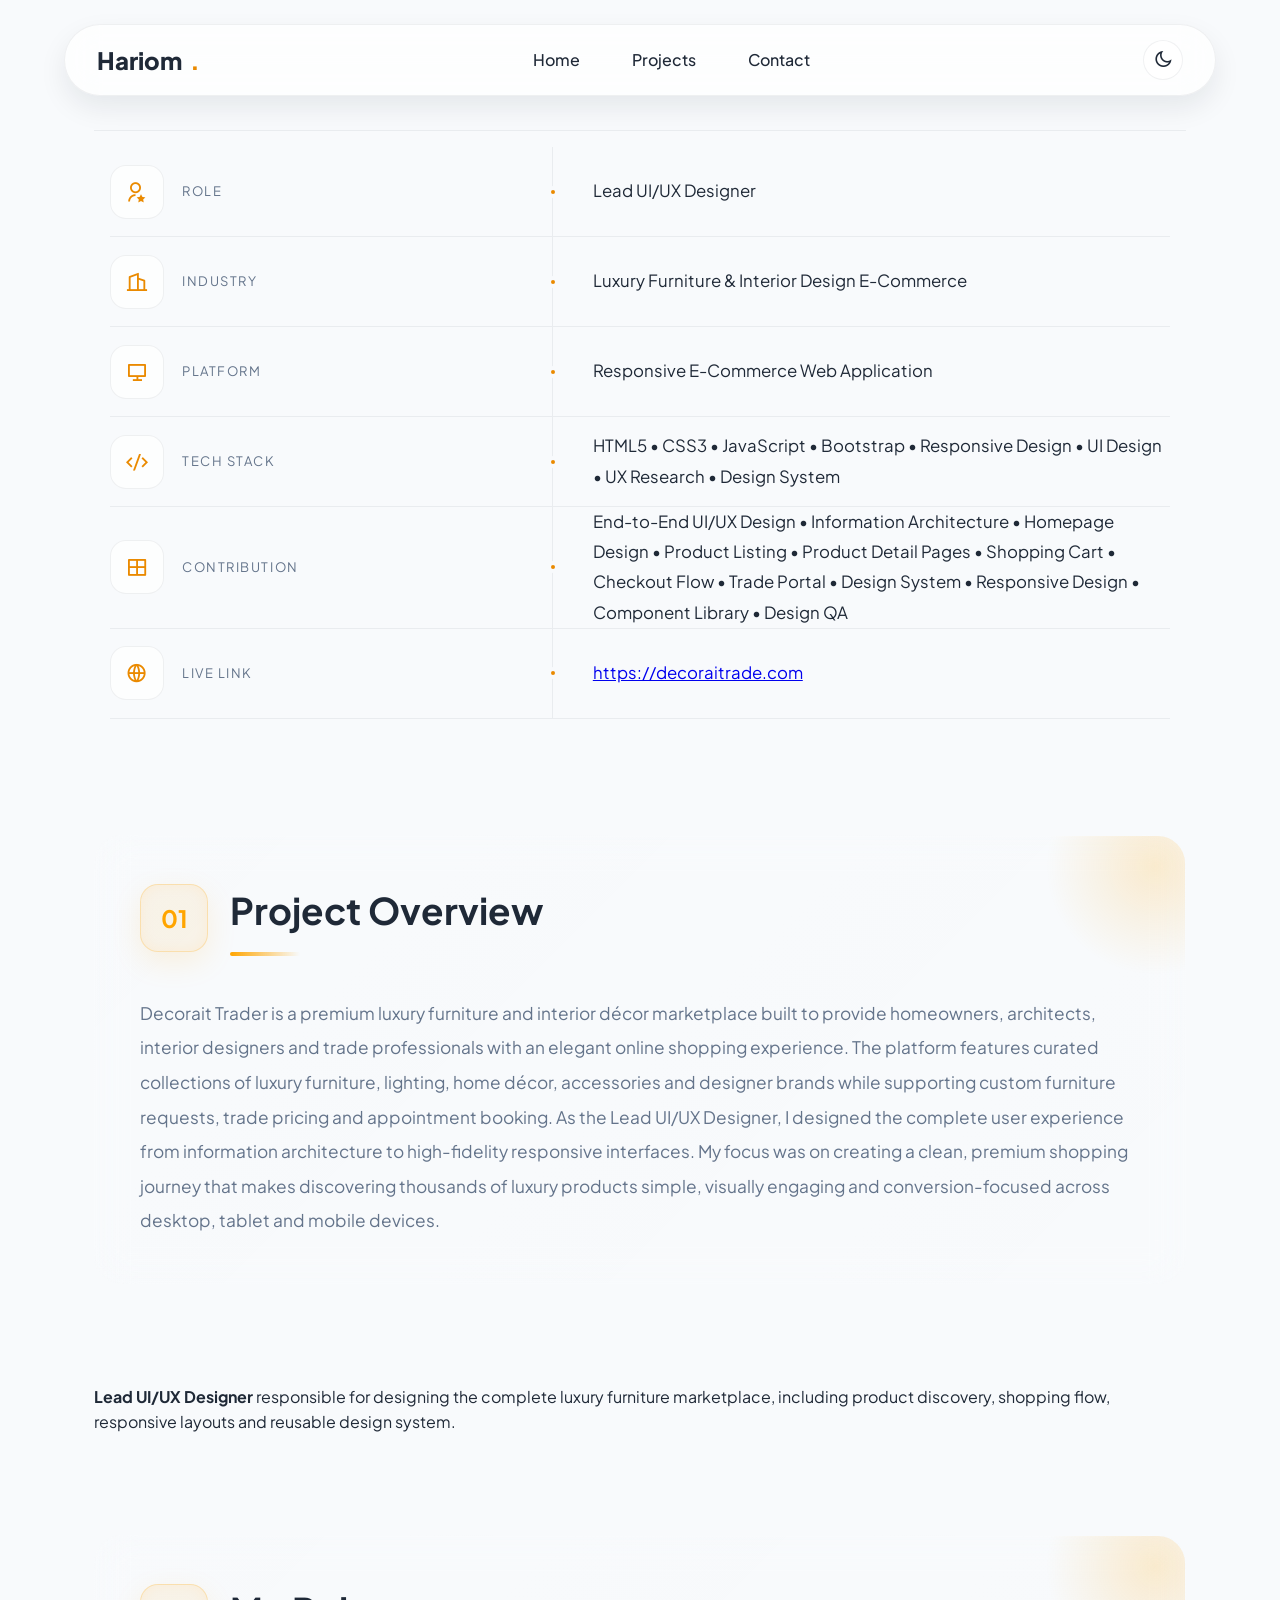
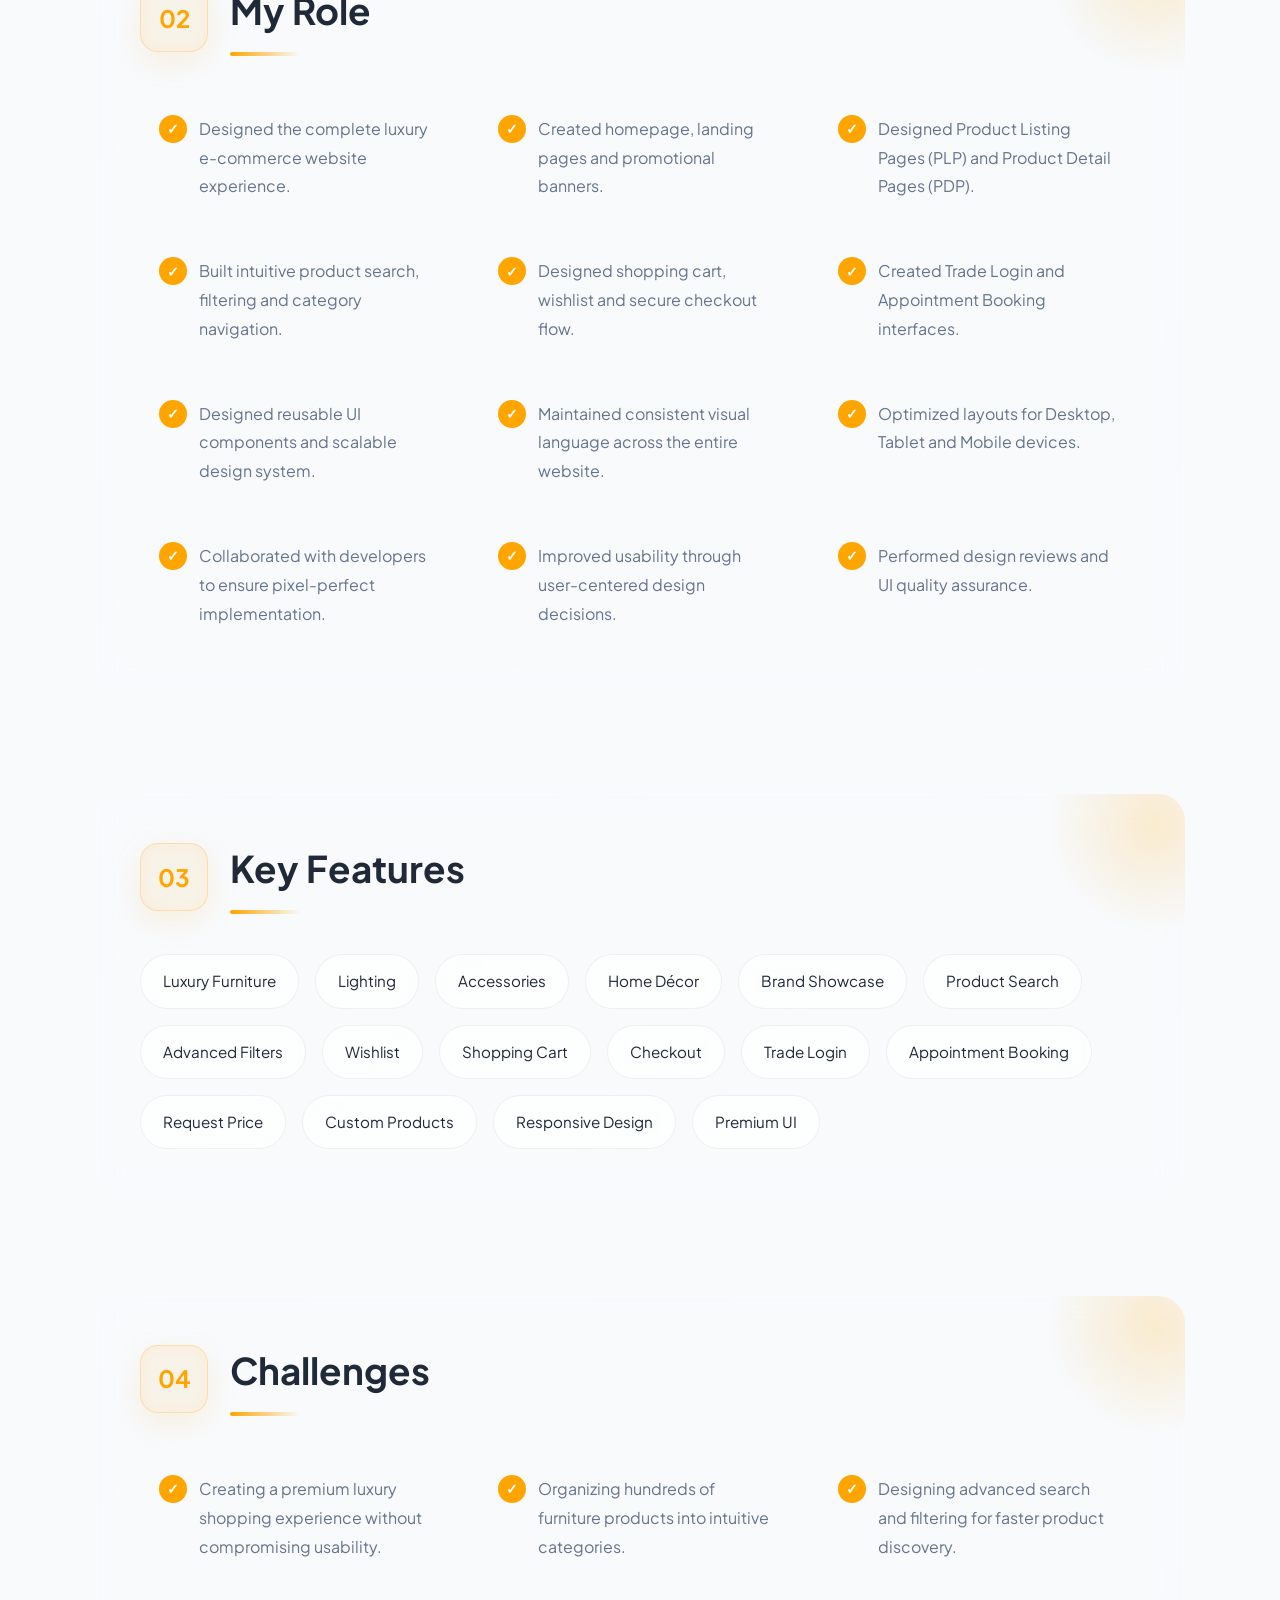
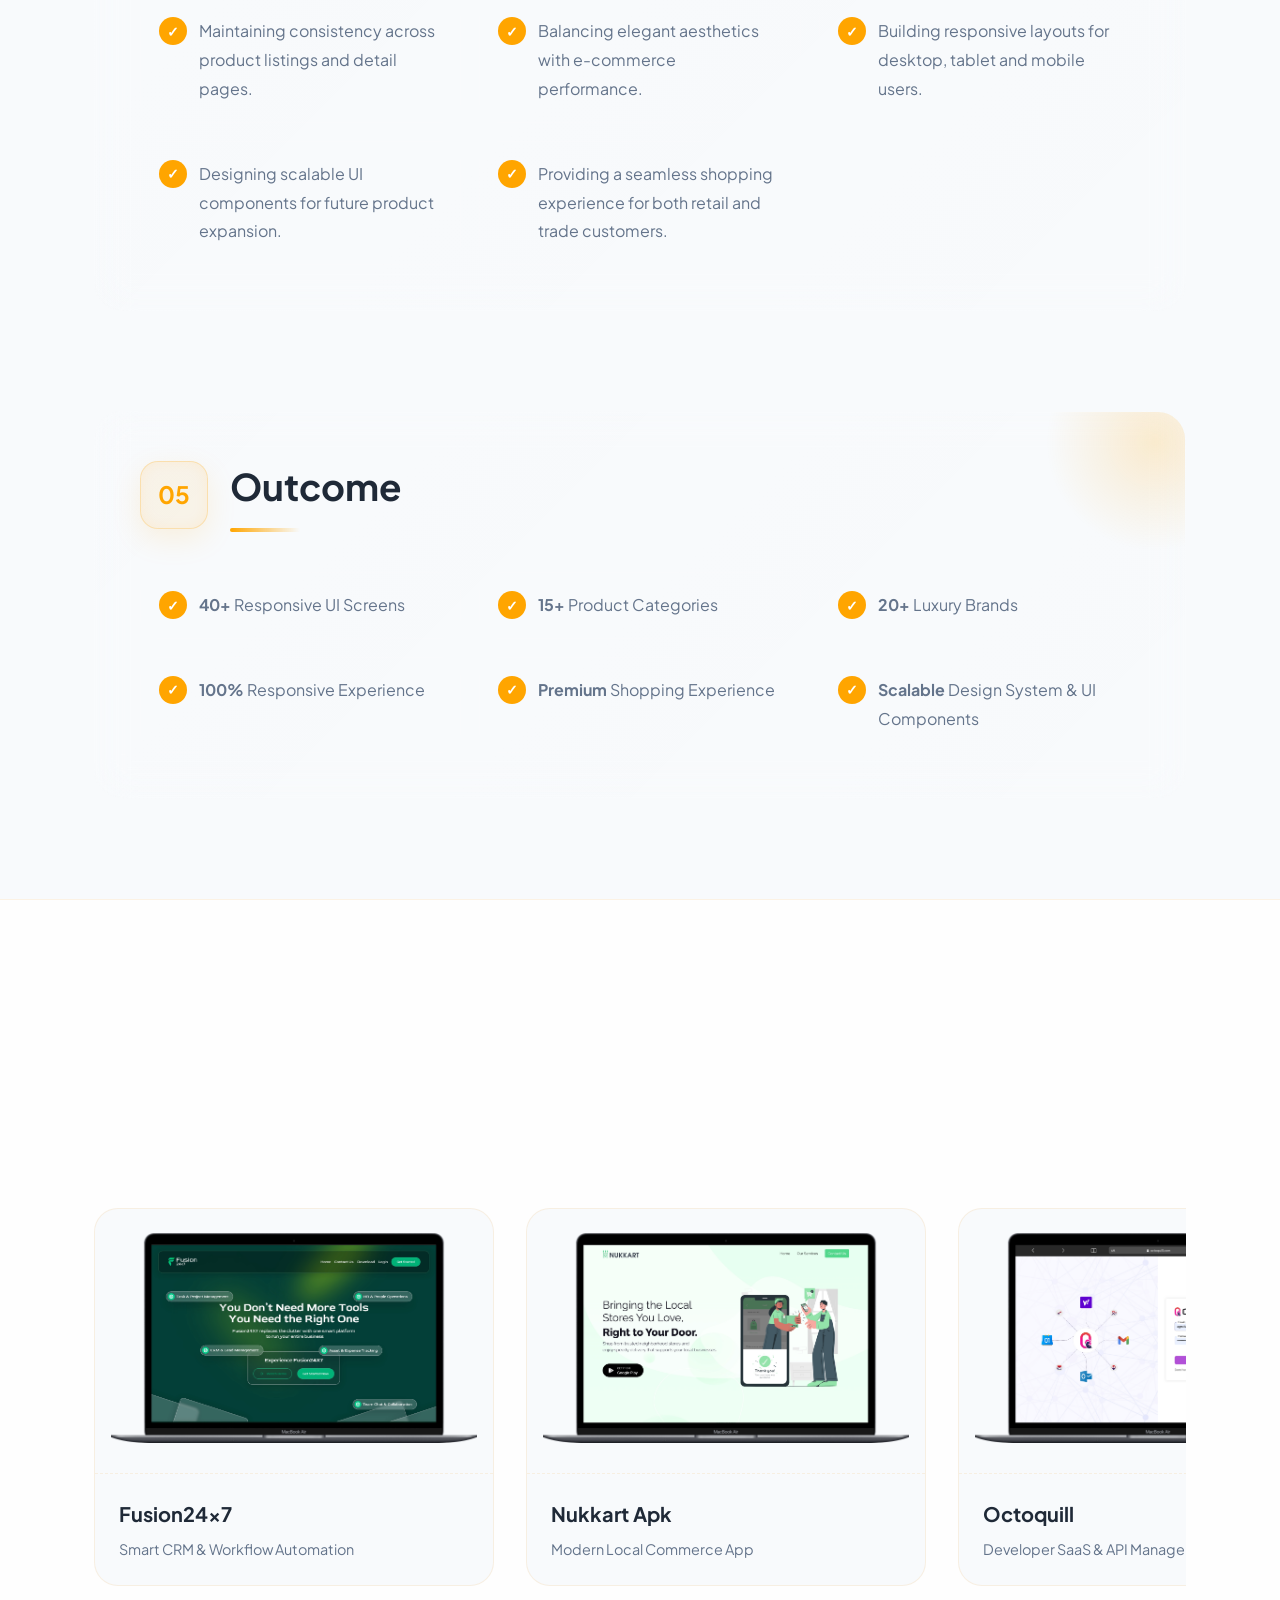
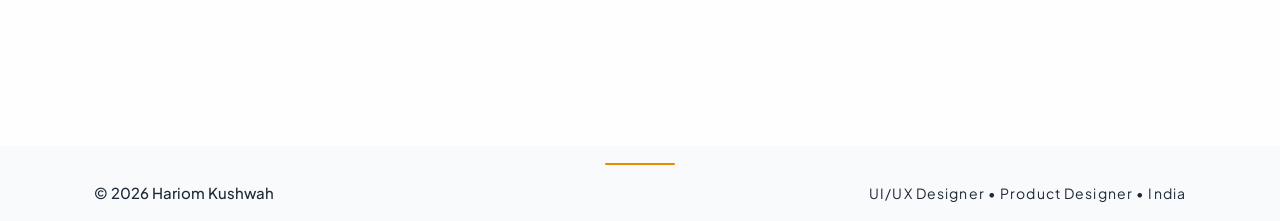
<file: decoraitrade.html>
<!DOCTYPE html>
<html lang="en" data-theme="light">

<head>
    <meta charset="UTF-8">
    <meta name="viewport" content="width=device-width, initial-scale=1.0">
    <title>Decorait Trader Case Study | Hariom Kushwah</title>
    <link href="https://unpkg.com/aos@2.3.1/dist/aos.css" rel="stylesheet">
    <link rel="stylesheet" href="remixicon/remixicon.css">
     <link rel="icon" type="image/svg+xml" href="assets/favicon.svg">
    <link rel="stylesheet" href="style.css">
    <link rel="stylesheet" href="responsive.css">
</head>

<body>

    <nav class="navbar">
        <a href="index.html" class="logo">Hariom<span>.</span></a>
        <ul class="nav-links">
            <li><a href="index.html">Home</a></li>
            <li><a href="index.html#projects">Projects</a></li>
            <li><a href="index.html#contact">Contact</a></li>
       </ul>
  <div class="nav-actions">
            <button id="theme-toggle" class="theme-toggle" aria-label="Toggle Theme">
                <i class="ri-moon-line"></i>
            </button>
            <button class="menu-toggle" id="menu-toggle" aria-label="Toggle Menu">
                <i class="ri-menu-3-line"></i>
            </button>
        </div>
    </nav>

    <!-- Cinematic Hero -->
      <div class="container">
    <div class="project-info case-study">

        <div class="info-row">
            <div class="info-left">
                <div class="info-icon">
                    <i class="ri-user-star-line"></i>
                </div>
                <span>Role</span>
            </div>

            <div class="info-divider">
                <span></span>
            </div>

            <div class="info-right">
                Lead UI/UX Designer
            </div>
        </div>

        <div class="info-row">
            <div class="info-left">
                <div class="info-icon">
                    <i class="ri-building-2-line"></i>
                </div>
                <span>Industry</span>
            </div>

            <div class="info-divider">
                <span></span>
            </div>

            <div class="info-right">
                Luxury Furniture & Interior Design E-Commerce
            </div>
        </div>

        <div class="info-row">
            <div class="info-left">
                <div class="info-icon">
                    <i class="ri-computer-line"></i>
                </div>
                <span>Platform</span>
            </div>

            <div class="info-divider">
                <span></span>
            </div>

            <div class="info-right">
                Responsive E-Commerce Web Application
            </div>
        </div>

        <div class="info-row">
            <div class="info-left">
                <div class="info-icon">
                    <i class="ri-code-s-slash-line"></i>
                </div>
                <span>Tech Stack</span>
            </div>

            <div class="info-divider">
                <span></span>
            </div>

            <div class="info-right">
HTML5 • CSS3 • JavaScript • Bootstrap • Responsive Design • UI Design • UX Research • Design System            </div>
        </div>

        <div class="info-row">
            <div class="info-left">
                <div class="info-icon">
                    <i class="ri-layout-grid-line"></i>
                </div>
                <span>Contribution</span>
            </div>

            <div class="info-divider">
                <span></span>
            </div>

            <div class="info-right">
                End-to-End UI/UX Design • Information Architecture • Homepage Design • Product Listing • Product Detail Pages • Shopping Cart • Checkout Flow • Trade Portal • Design System • Responsive Design • Component Library • Design QA
            </div>
        </div>
          <div class="info-row">
                <div class="info-left">
                    <div class="info-icon">
                        <i class="ri-global-line"></i>
                    </div>
                    <span>Live Link</span>
                </div>

                <div class="info-divider">
                    <span></span>
                </div>

                <div class="info-right">
                    <a href="https://decoraitrade.com">https://decoraitrade.com</a>
                   
                </div>
            </div>

    </div>

    <!-- Project Overview -->
    <section class="case-section">

        <div class="section-heading">
            <span>01</span>
            <h2>Project Overview</h2>
        </div>

        <div class="case-content">

            <p>
                Decorait Trader is a premium luxury furniture and interior décor marketplace built to provide homeowners,
                architects, interior designers and trade professionals with an elegant online shopping experience.
                The platform features curated collections of luxury furniture, lighting, home décor, accessories and
                designer brands while supporting custom furniture requests, trade pricing and appointment booking.

                As the Lead UI/UX Designer, I designed the complete user experience from information architecture to
                high-fidelity responsive interfaces. My focus was on creating a clean, premium shopping journey that
                makes discovering thousands of luxury products simple, visually engaging and conversion-focused across
                desktop, tablet and mobile devices.
            </p>

        </div>

    </section>

    <div class="highlight">
        <strong>Lead UI/UX Designer</strong> responsible for designing the complete luxury furniture marketplace,
        including product discovery, shopping flow, responsive layouts and reusable design system.
    </div>

    <!-- My Role -->

    <section class="case-section">

        <div class="section-heading">
            <span>02</span>
            <h2>My Role</h2>
        </div>

        <div class="case-content">

            <ul>
                <li>Designed the complete luxury e-commerce website experience.</li>
                <li>Created homepage, landing pages and promotional banners.</li>
                <li>Designed Product Listing Pages (PLP) and Product Detail Pages (PDP).</li>
                <li>Built intuitive product search, filtering and category navigation.</li>
                <li>Designed shopping cart, wishlist and secure checkout flow.</li>
                <li>Created Trade Login and Appointment Booking interfaces.</li>
                <li>Designed reusable UI components and scalable design system.</li>
                <li>Maintained consistent visual language across the entire website.</li>
                <li>Optimized layouts for Desktop, Tablet and Mobile devices.</li>
                <li>Collaborated with developers to ensure pixel-perfect implementation.</li>
                <li>Improved usability through user-centered design decisions.</li>
                <li>Performed design reviews and UI quality assurance.</li>
            </ul>

        </div>

    </section>

    <!-- Key Features -->

    <section class="case-section">

        <div class="section-heading">
            <span>03</span>
            <h2>Key Features</h2>
        </div>

        <div class="module-grid">

            <div class="module">Luxury Furniture</div>
            <div class="module">Lighting</div>
            <div class="module">Accessories</div>
            <div class="module">Home Décor</div>
            <div class="module">Brand Showcase</div>
            <div class="module">Product Search</div>
            <div class="module">Advanced Filters</div>
            <div class="module">Wishlist</div>
            <div class="module">Shopping Cart</div>
            <div class="module">Checkout</div>
            <div class="module">Trade Login</div>
            <div class="module">Appointment Booking</div>
            <div class="module">Request Price</div>
            <div class="module">Custom Products</div>
            <div class="module">Responsive Design</div>
            <div class="module">Premium UI</div>

        </div>

    </section>

    <!-- Challenges -->

    <section class="case-section">

        <div class="section-heading">
            <span>04</span>
            <h2>Challenges</h2>
        </div>

        <div class="case-content">

            <ul>
                <li>Creating a premium luxury shopping experience without compromising usability.</li>
                <li>Organizing hundreds of furniture products into intuitive categories.</li>
                <li>Designing advanced search and filtering for faster product discovery.</li>
                <li>Maintaining consistency across product listings and detail pages.</li>
                <li>Balancing elegant aesthetics with e-commerce performance.</li>
                <li>Building responsive layouts for desktop, tablet and mobile users.</li>
                <li>Designing scalable UI components for future product expansion.</li>
                <li>Providing a seamless shopping experience for both retail and trade customers.</li>
            </ul>

        </div>

    </section>

    <!-- Outcome -->

    <section class="case-section">

        <div class="section-heading">
            <span>05</span>
            <h2>Outcome</h2>
        </div>

        <div class="case-content">

            <ul class="outcome-list">

                <li>
                    <strong>40+</strong>
                    <span>Responsive UI Screens</span>
                </li>

                <li>
                    <strong>15+</strong>
                    <span>Product Categories</span>
                </li>

                <li>
                    <strong>20+</strong>
                    <span>Luxury Brands</span>
                </li>

                <li>
                    <strong>100%</strong>
                    <span>Responsive Experience</span>
                </li>

                <li>
                    <strong>Premium</strong>
                    <span>Shopping Experience</span>
                </li>

                <li>
                    <strong>Scalable</strong>
                    <span>Design System & UI Components</span>
                </li>

            </ul>

        </div>

    </section>
 </div>
  <!-- Next Project Slider -->
            <section class="next-project-section">
                <div class="container">
                    <div class="section-title" data-aos="fade-up">
                        <h2>Next Projects</h2>
                        <div class="line"></div>
                    </div>
                    <div class="next-slider-container">
                          <a href="fusion24x7.html" class="next-card">
                            <div class="next-card-img"><img src="assets/fusion24x7/Macbook-Air-fusion24x7.com.png"
                                    alt="Nukkart">
                            </div>
                            <div class="next-card-info">
                                <h4>Fusion24x7</h4>
                                <p>Smart CRM & Workflow Automation </p>
                            </div>
                        </a>
                        <a href="nukkart.html" class="next-card">
                            <div class="next-card-img"><img src="assets/nukkart/Macbook-Air-www.nukkart.com.png"
                                    alt="Nukkart">
                            </div>
                            <div class="next-card-info">
                                <h4>Nukkart Apk</h4>
                                <p>Modern Local Commerce App</p>
                            </div>
                        </a>
                        <a href="octoquill.html" class="next-card">
                            <div class="next-card-img"><img src="assets/octoquill/Macbook-Air-octoquill.com.png"
                                    alt="Octoquill">
                            </div>
                            <div class="next-card-info">
                                <h4>Octoquill</h4>
                                <p>Developer SaaS & API Management Platform</p>
                            </div>
                        </a>
                         
                        <a href="it-learning.html" class="next-card">
                            <div class="next-card-img"><img src="assets/itlearning/Macbook-Air-itlearning.epizy.com.png"
                                    alt="It learning institute">
                            </div>
                            <div class="next-card-info">
                                <h4>IT Learning Institute</h4>
                                <p>Educational institute website</p>
                            </div>
                        </a>
                    </div>
                </div>
            </section>
    <footer class="footer">
        <div class="container">

            <div class="footer-bottom">

                <p>© 2026 Hariom Kushwah</p>

                <span>UI/UX Designer • Product Designer • India</span>

            </div>

        </div>
    </footer>

    <script src="https://unpkg.com/aos@2.3.1/dist/aos.js"></script>
    <script src="main.js"></script>
</body>

</html>
</file>
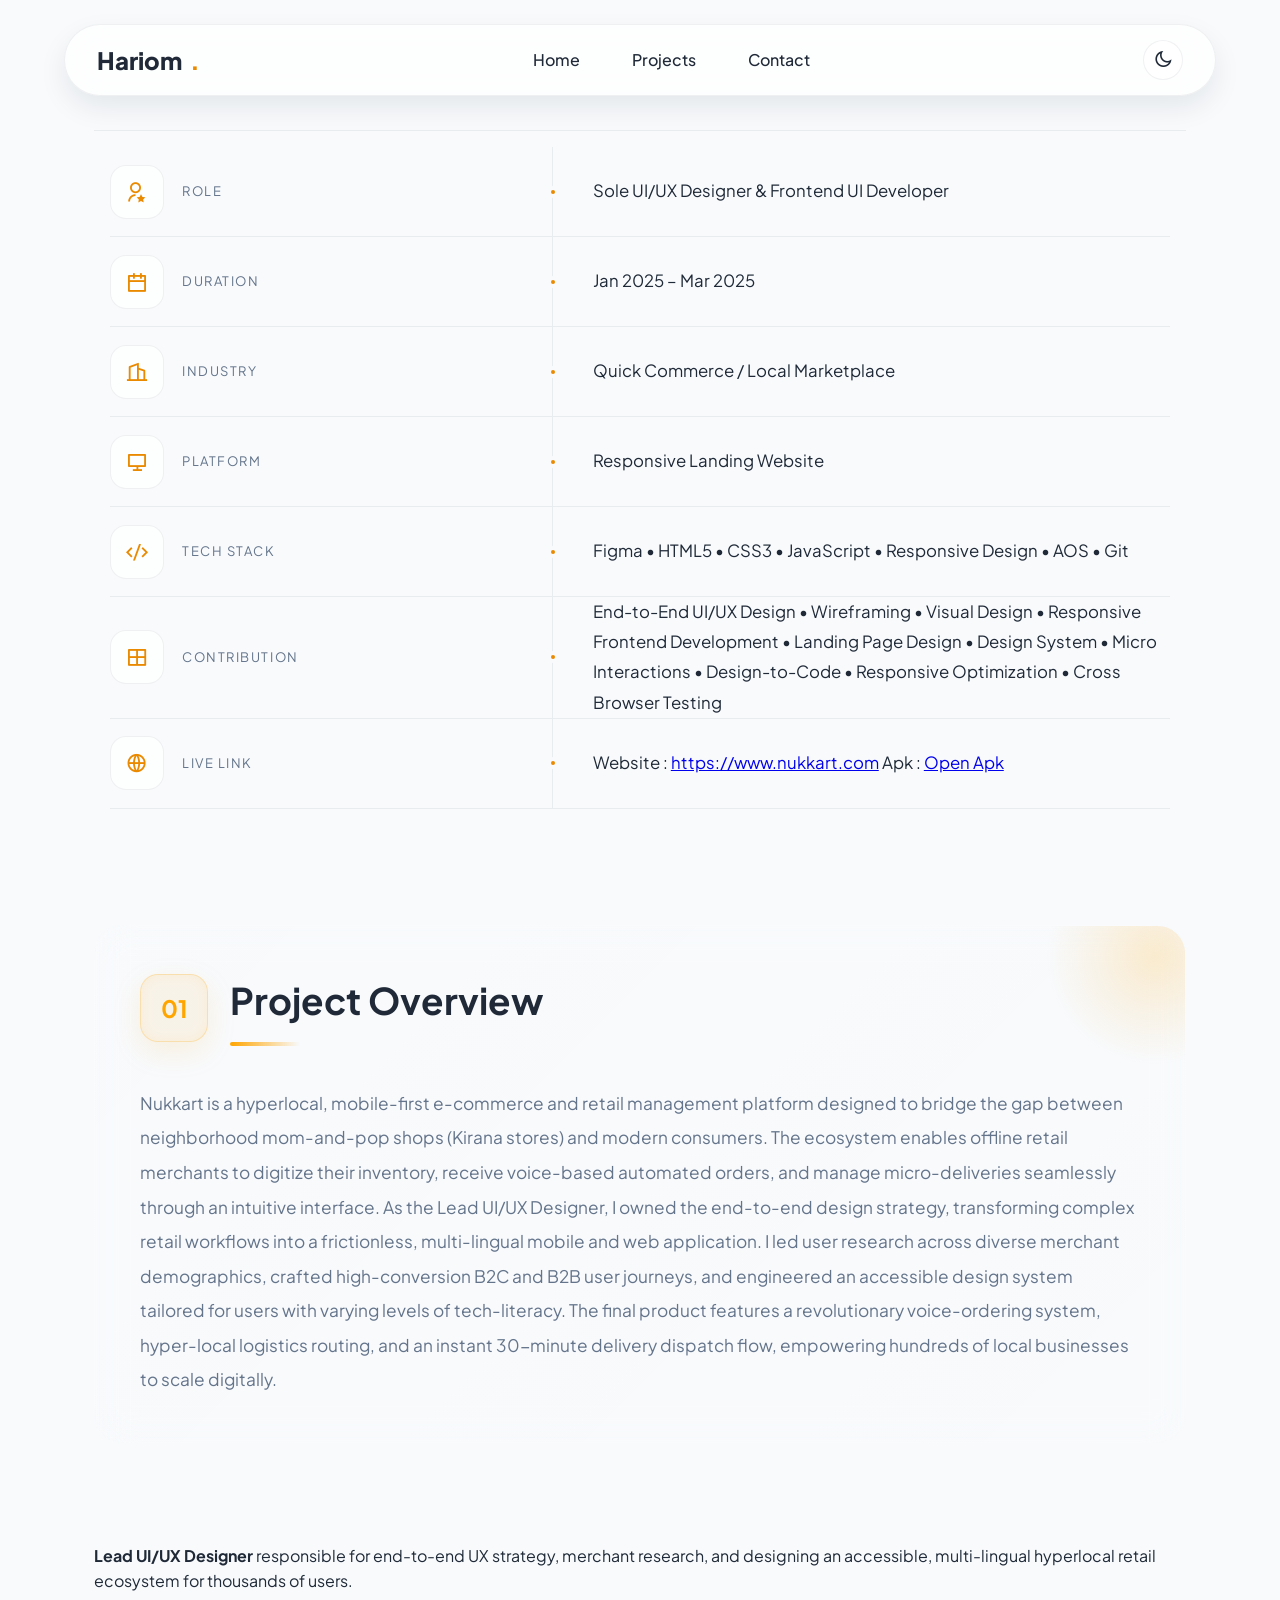
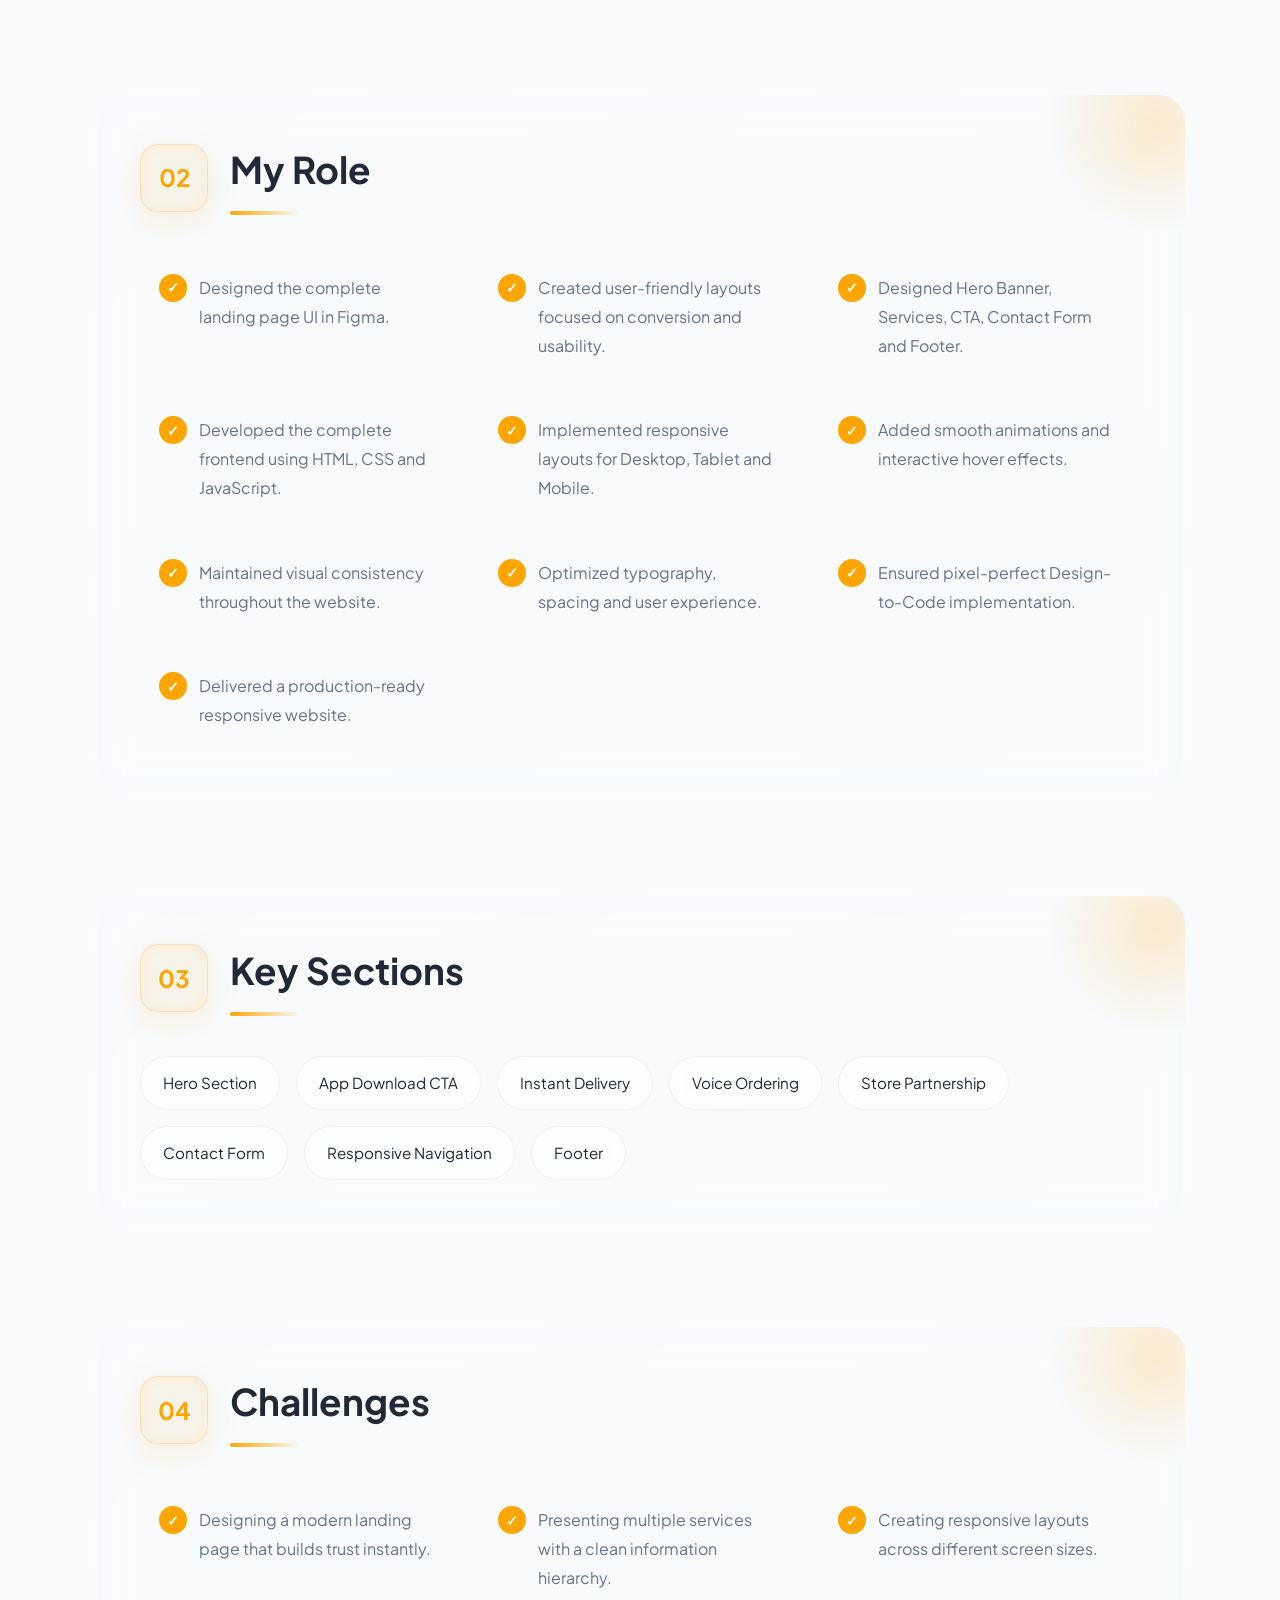
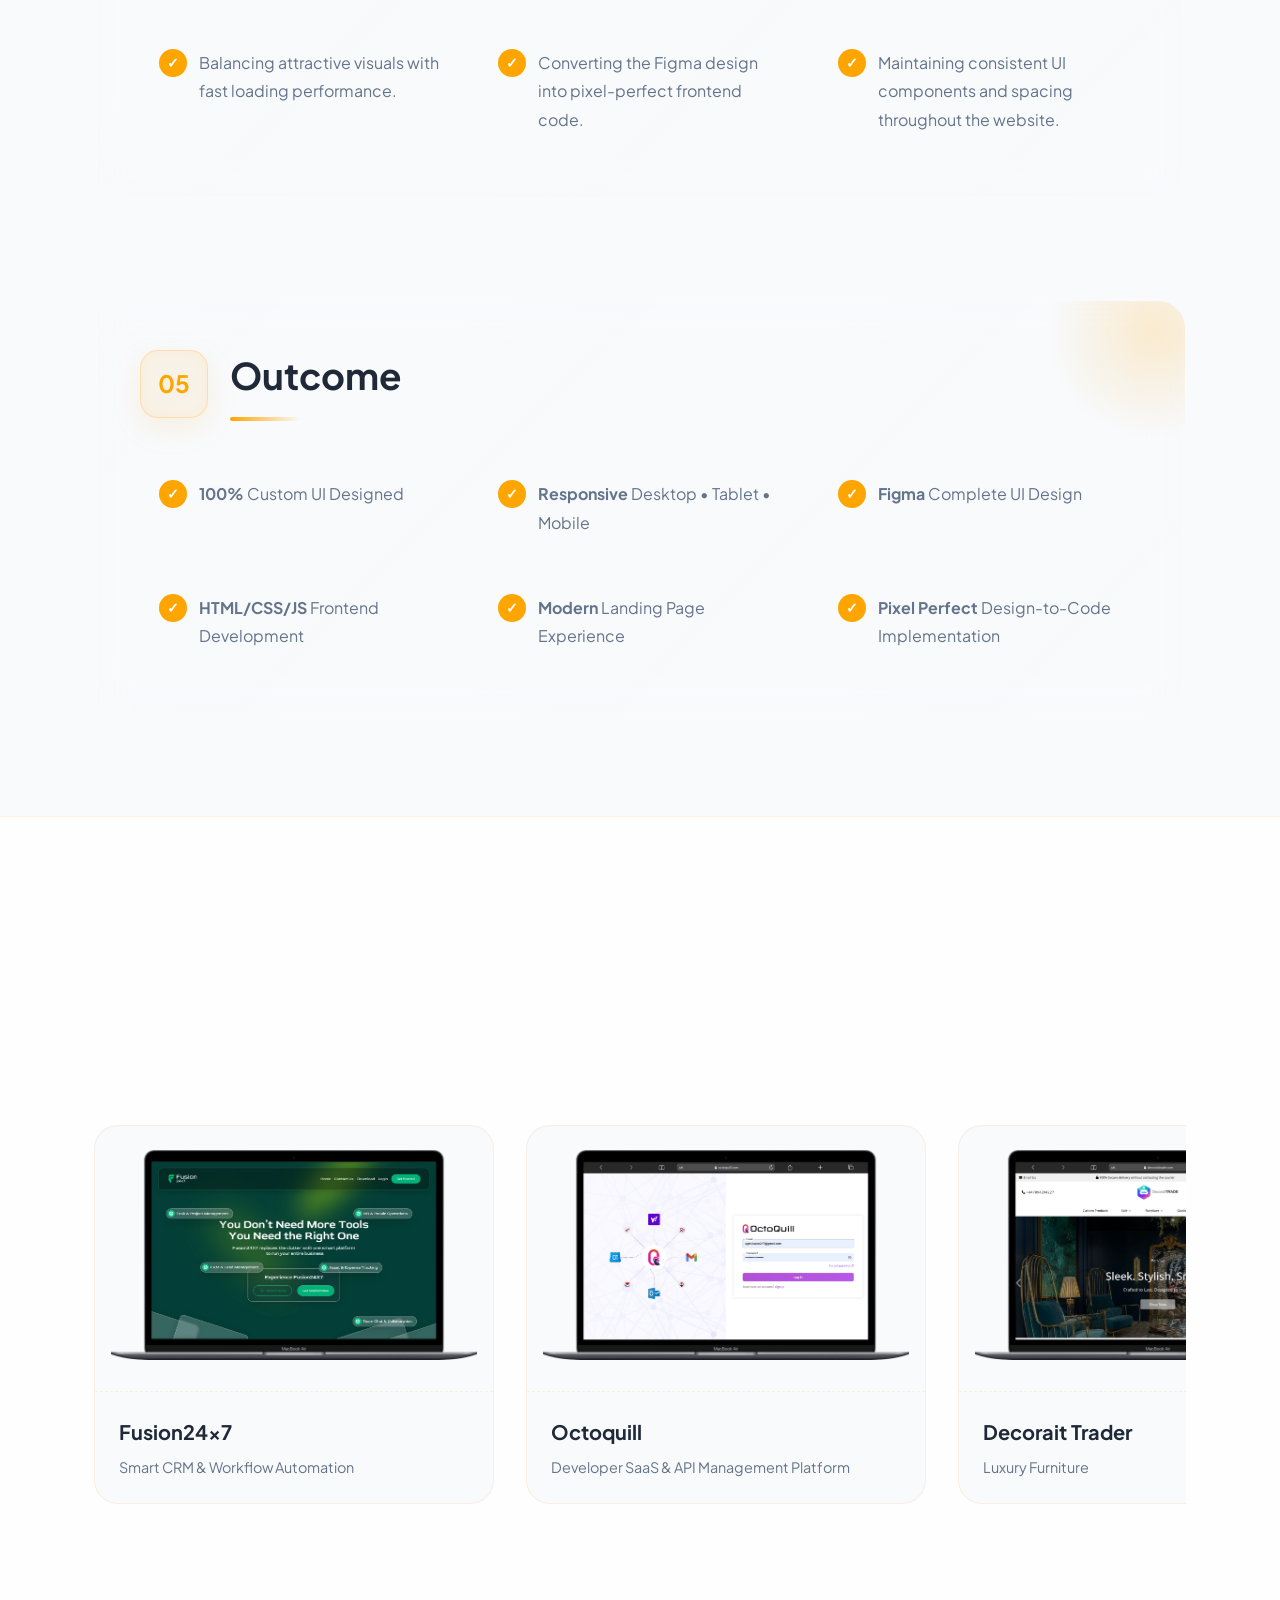
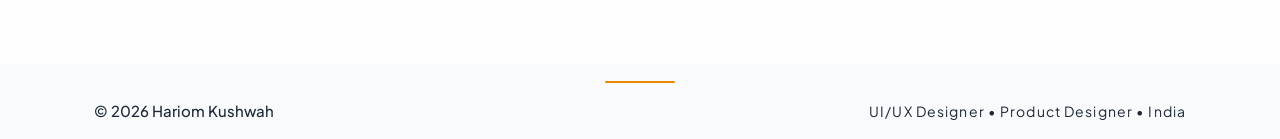
<file: nukkart.html>
<!DOCTYPE html>
<html lang="en" data-theme="light">

<head>
    <meta charset="UTF-8">
    <meta name="viewport" content="width=device-width, initial-scale=1.0">
    <title>Nukkart Case Study | Hariom Kushwah</title>
    <link href="https://unpkg.com/aos@2.3.1/dist/aos.css" rel="stylesheet">
    <link rel="stylesheet" href="remixicon/remixicon.css">
     <link rel="icon" type="image/svg+xml" href="assets/favicon.svg">
    <link rel="stylesheet" href="style.css">
    <link rel="stylesheet" href="responsive.css">
</head>

<body>

    <nav class="navbar">
        <a href="index.html" class="logo">Hariom<span>.</span></a>
        <ul class="nav-links">
            <li><a href="index.html">Home</a></li>
            <li><a href="index.html#projects">Projects</a></li>
            <li><a href="index.html#contact">Contact</a></li>
       </ul>
  <div class="nav-actions">
            <button id="theme-toggle" class="theme-toggle" aria-label="Toggle Theme">
                <i class="ri-moon-line"></i>
            </button>
            <button class="menu-toggle" id="menu-toggle" aria-label="Toggle Menu">
                <i class="ri-menu-3-line"></i>
            </button>
        </div>
    </nav>
    <div class="container">
        <div class="project-info case-study">

            <div class="info-row">
                <div class="info-left">
                    <div class="info-icon">
                        <i class="ri-user-star-line"></i>
                    </div>
                    <span>Role</span>
                </div>

                <div class="info-divider">
                    <span></span>
                </div>

                <div class="info-right">
                    Sole UI/UX Designer & Frontend UI Developer
                </div>
            </div>

            <div class="info-row">
                <div class="info-left">
                    <div class="info-icon">
                        <i class="ri-calendar-line"></i>
                    </div>
                    <span>Duration</span>
                </div>

                <div class="info-divider">
                    <span></span>
                </div>

                <div class="info-right">
                    Jan 2025 – Mar 2025
                </div>
            </div>

            <div class="info-row">
                <div class="info-left">
                    <div class="info-icon">
                        <i class="ri-building-2-line"></i>
                    </div>
                    <span>Industry</span>
                </div>

                <div class="info-divider">
                    <span></span>
                </div>

                <div class="info-right">
                    Quick Commerce / Local Marketplace
                </div>
            </div>

            <div class="info-row">
                <div class="info-left">
                    <div class="info-icon">
                        <i class="ri-computer-line"></i>
                    </div>
                    <span>Platform</span>
                </div>

                <div class="info-divider">
                    <span></span>
                </div>

                <div class="info-right">
                    Responsive Landing Website
                </div>
            </div>

            <div class="info-row">
                <div class="info-left">
                    <div class="info-icon">
                        <i class="ri-code-s-slash-line"></i>
                    </div>
                    <span>Tech Stack</span>
                </div>

                <div class="info-divider">
                    <span></span>
                </div>

                <div class="info-right">
                    Figma • HTML5 • CSS3 • JavaScript • Responsive Design • AOS • Git
                </div>
            </div>

            <div class="info-row">
                <div class="info-left">
                    <div class="info-icon">
                        <i class="ri-layout-grid-line"></i>
                    </div>
                    <span>Contribution</span>
                </div>

                <div class="info-divider">
                    <span></span>
                </div>

                <div class="info-right">
                    End-to-End UI/UX Design • Wireframing • Visual Design • Responsive Frontend Development • Landing
                    Page Design • Design System • Micro Interactions • Design-to-Code • Responsive Optimization • Cross
                    Browser Testing
                </div>
            </div>
            <div class="info-row">
                <div class="info-left">
                    <div class="info-icon">
                        <i class="ri-global-line"></i>
                    </div>
                    <span>Live Link</span>
                </div>

                <div class="info-divider">
                    <span></span>
                </div>

                <div class="info-right">
                    <span>Website :</span>
                    <a href="https://www.nukkart.com/">https://www.nukkart.com</a>
                    <span>Apk :</span>
                    <a href="https://play.google.com/store/apps/details?id=com.nukkart.app&pcampaignid=web_share">Open
                        Apk</a>
                </div>
            </div>
        </div>
        <main>
            <!-- ========================= -->
            <!-- Project Overview -->
            <section class="case-section">

                <div class="section-heading">
                    <span>01</span>
                    <h2>Project Overview</h2>
                </div>

                <div class="case-content">

                    <p>
                        Nukkart is a hyperlocal, mobile-first e-commerce and retail management platform
                        designed to bridge the gap between neighborhood mom-and-pop shops (Kirana stores)
                        and modern consumers. The ecosystem enables offline retail merchants to digitize
                        their inventory, receive voice-based automated orders, and manage micro-deliveries
                        seamlessly through an intuitive interface.

                        As the Lead UI/UX Designer, I owned the end-to-end design strategy, transforming
                        complex retail workflows into a frictionless, multi-lingual mobile and web application.
                        I led user research across diverse merchant demographics, crafted high-conversion B2C
                        and B2B user journeys, and engineered an accessible design system tailored for
                        users with varying levels of tech-literacy.

                        The final product features a revolutionary voice-ordering system, hyper-local
                        logistics routing, and an instant 30-minute delivery dispatch flow, empowering
                        hundreds of local businesses to scale digitally.
                    </p>

                </div>

            </section>
            <div class="highlight">
                <strong>Lead UI/UX Designer</strong> responsible for end-to-end UX strategy, merchant research,
                and designing an accessible, multi-lingual hyperlocal retail ecosystem for thousands of users.
            </div>

            <section class="case-section">

                <div class="section-heading">
                    <span>02</span>
                    <h2>My Role</h2>
                </div>

                <div class="case-content">

                    <ul>
                        <li>Designed the complete landing page UI in Figma.</li>
                        <li>Created user-friendly layouts focused on conversion and usability.</li>
                        <li>Designed Hero Banner, Services, CTA, Contact Form and Footer.</li>
                        <li>Developed the complete frontend using HTML, CSS and JavaScript.</li>
                        <li>Implemented responsive layouts for Desktop, Tablet and Mobile.</li>
                        <li>Added smooth animations and interactive hover effects.</li>
                        <li>Maintained visual consistency throughout the website.</li>
                        <li>Optimized typography, spacing and user experience.</li>
                        <li>Ensured pixel-perfect Design-to-Code implementation.</li>
                        <li>Delivered a production-ready responsive website.</li>
                    </ul>

                </div>

            </section>

            <!-- ========================= -->
            <!-- Key Sections -->
            <!-- ========================= -->
            <section class="case-section">

                <div class="section-heading">
                    <span>03</span>
                    <h2>Key Sections</h2>
                </div>

                <div class="module-grid">

                    <div class="module">Hero Section</div>
                    <div class="module">App Download CTA</div>
                    <div class="module">Instant Delivery</div>
                    <div class="module">Voice Ordering</div>
                    <div class="module">Store Partnership</div>
                    <div class="module">Contact Form</div>
                    <div class="module">Responsive Navigation</div>
                    <div class="module">Footer</div>

                </div>

            </section>

            <!-- ========================= -->
            <!-- Challenges -->
            <!-- ========================= -->
            <section class="case-section">

                <div class="section-heading">
                    <span>04</span>
                    <h2>Challenges</h2>
                </div>

                <div class="case-content">

                    <ul>
                        <li>Designing a modern landing page that builds trust instantly.</li>
                        <li>Presenting multiple services with a clean information hierarchy.</li>
                        <li>Creating responsive layouts across different screen sizes.</li>
                        <li>Balancing attractive visuals with fast loading performance.</li>
                        <li>Converting the Figma design into pixel-perfect frontend code.</li>
                        <li>Maintaining consistent UI components and spacing throughout the website.</li>
                    </ul>

                </div>

            </section>

            <!-- ========================= -->
            <!-- Outcome -->
            <!-- ========================= -->
            <section class="case-section">

                <div class="section-heading">
                    <span>05</span>
                    <h2>Outcome</h2>
                </div>

                <div class="case-content">

                    <ul class="outcome-list">

                        <li>
                            <strong>100%</strong>
                            <span>Custom UI Designed</span>
                        </li>

                        <li>
                            <strong>Responsive</strong>
                            <span>Desktop • Tablet • Mobile</span>
                        </li>

                        <li>
                            <strong>Figma</strong>
                            <span>Complete UI Design</span>
                        </li>

                        <li>
                            <strong>HTML/CSS/JS</strong>
                            <span>Frontend Development</span>
                        </li>

                        <li>
                            <strong>Modern</strong>
                            <span>Landing Page Experience</span>
                        </li>

                        <li>
                            <strong>Pixel Perfect</strong>
                            <span>Design-to-Code Implementation</span>
                        </li>

                    </ul>

                </div>

            </section>
        </main>
        <!-- <div class="gallery-grid" id="gallery-container">

            <a href="assets/nukkart/unnamed.webp"><img src="assets/nukkart/unnamed.webp" alt=""></a>
            <a href="assets/nukkart/screen2.webp"><img src="assets/nukkart/screen2.webp" alt=""></a>
            <a href="assets/nukkart/screen3.webp"><img src="assets/nukkart/screen3.webp" alt=""></a>
            <a href="assets/nukkart/screen4.webp"><img src="assets/nukkart/screen4.webp" alt=""></a>
            <a href="assets/nukkart/screen5.webp"><img src="assets/nukkart/screen5.webp" alt=""></a>
            <a href="assets/nukkart/screen6.webp"><img src="assets/nukkart/screen6.webp" alt=""></a>
            <a href="assets/nukkart/screen7.webp"><img src="assets/nukkart/screen7.webp" alt=""></a>
            <a href="assets/nukkart/screen8.webp"><img src="assets/nukkart/screen8.webp" alt=""></a>

        </div> -->
    </div>
    <!-- Next Project Slider -->
    <section class="next-project-section">
        <div class="container">
            <div class="section-title" data-aos="fade-up">
                <h2>Next Projects</h2>
                <div class="line"></div>
            </div>
            <div class="next-slider-container">
                <a href="fusion24x7.html" class="next-card">
                    <div class="next-card-img"><img src="assets/fusion24x7/Macbook-Air-fusion24x7.com.png"
                            alt="Nukkart">
                    </div>
                    <div class="next-card-info">
                        <h4>Fusion24x7</h4>
                        <p>Smart CRM & Workflow Automation </p>
                    </div>
                </a>
                <a href="octoquill.html" class="next-card">
                    <div class="next-card-img"><img src="assets/octoquill/Macbook-Air-octoquill.com.png"
                            alt="Octoquill">
                    </div>
                    <div class="next-card-info">
                        <h4>Octoquill</h4>
                        <p>Developer SaaS & API Management Platform</p>
                    </div>
                </a>
                <a href="decoraitrade.html" class="next-card">
                    <div class="next-card-img"><img src="assets/decortrade/imgs/Macbook-Air-decoraitrade.com (1).png" alt="decoraitrade">
                    </div>
                    <div class="next-card-info">
                        <h4>Decorait Trader</h4>
                        <p>Luxury Furniture</p>
                    </div>
                </a>
                <a href="it-learning.html" class="next-card">
                    <div class="next-card-img"><img src="assets/itlearning/Macbook-Air-itlearning.epizy.com.png"
                            alt="It learning institute">
                    </div>
                    <div class="next-card-info">
                        <h4>IT Learning Institute</h4>
                        <p>Educational institute website</p>
                    </div>
                </a>
            </div>
        </div>
    </section>
    <footer class="footer">
        <div class="container">

            <div class="footer-bottom">

                <p>© 2026 Hariom Kushwah</p>

                <span>UI/UX Designer • Product Designer • India</span>

            </div>

        </div>
    </footer>

    <script src="https://unpkg.com/aos@2.3.1/dist/aos.js"></script>
    <script src="main.js"></script>
</body>

</html>
</file>
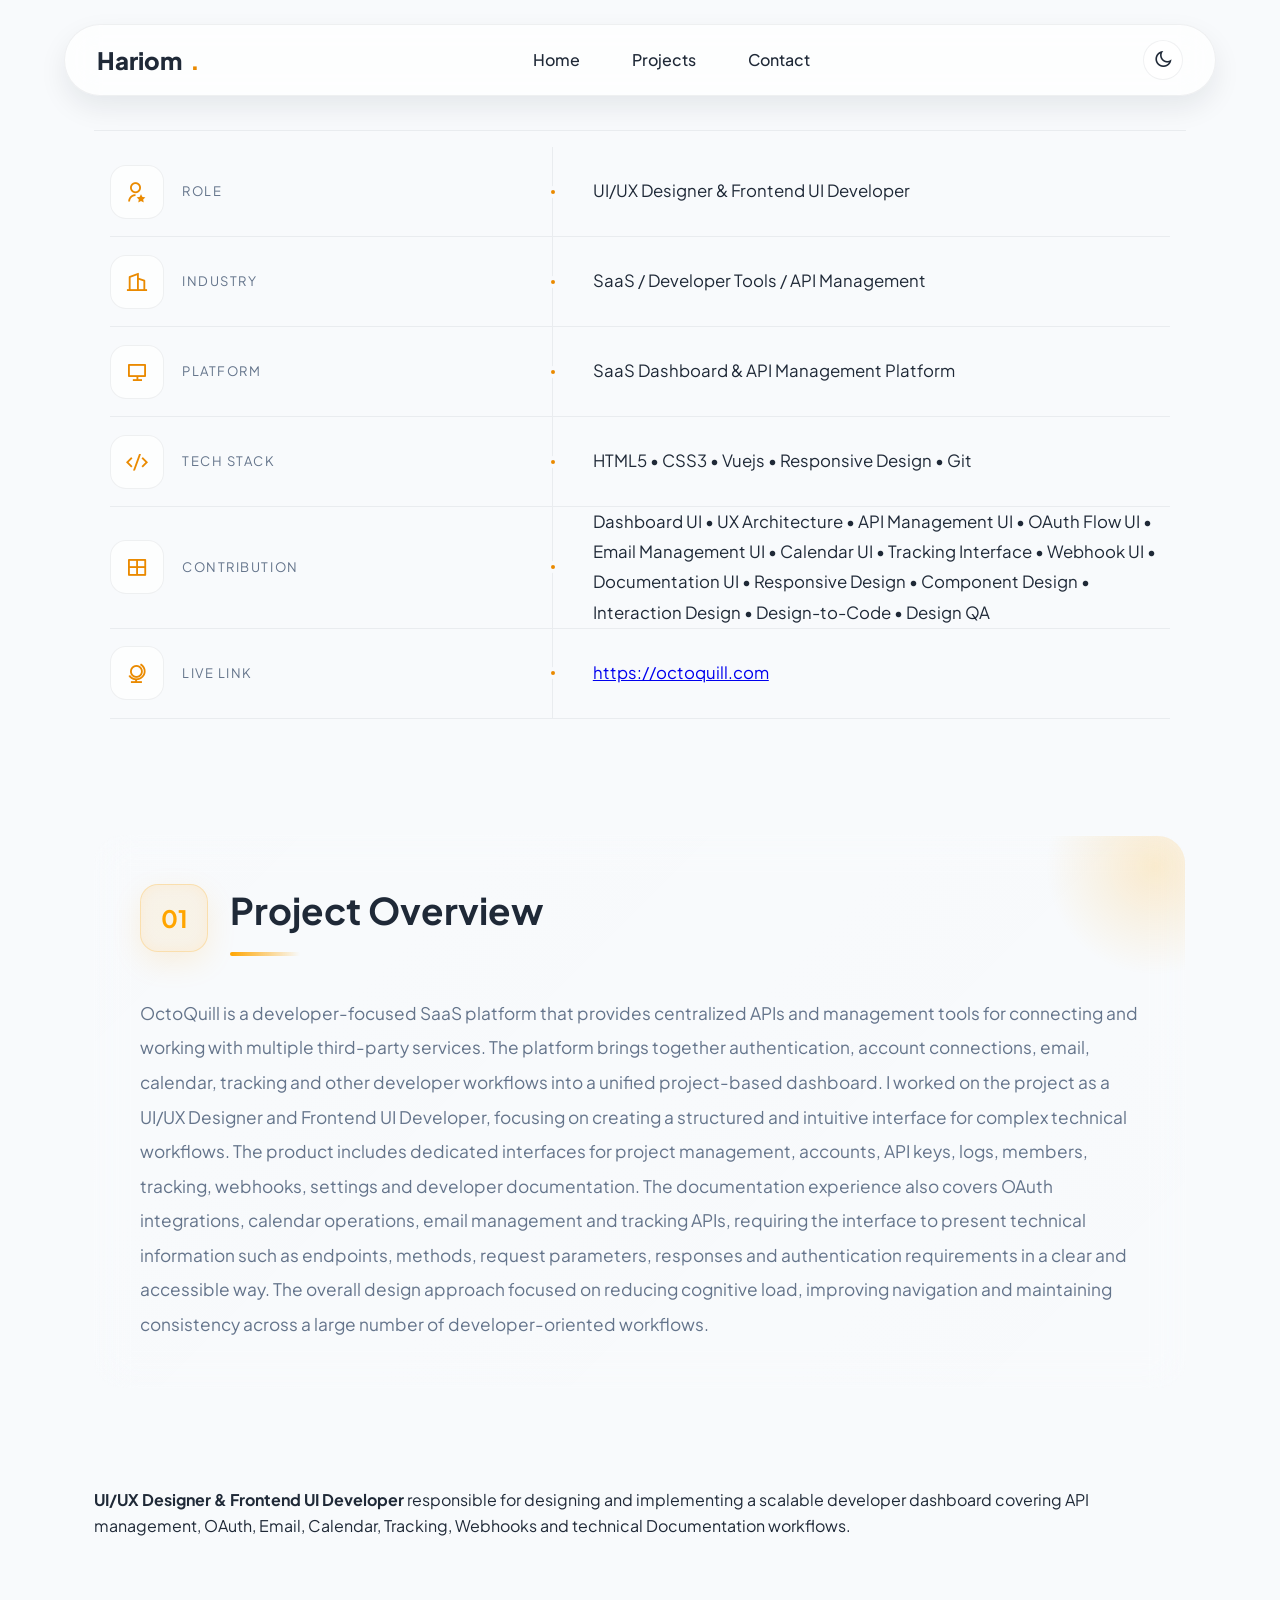
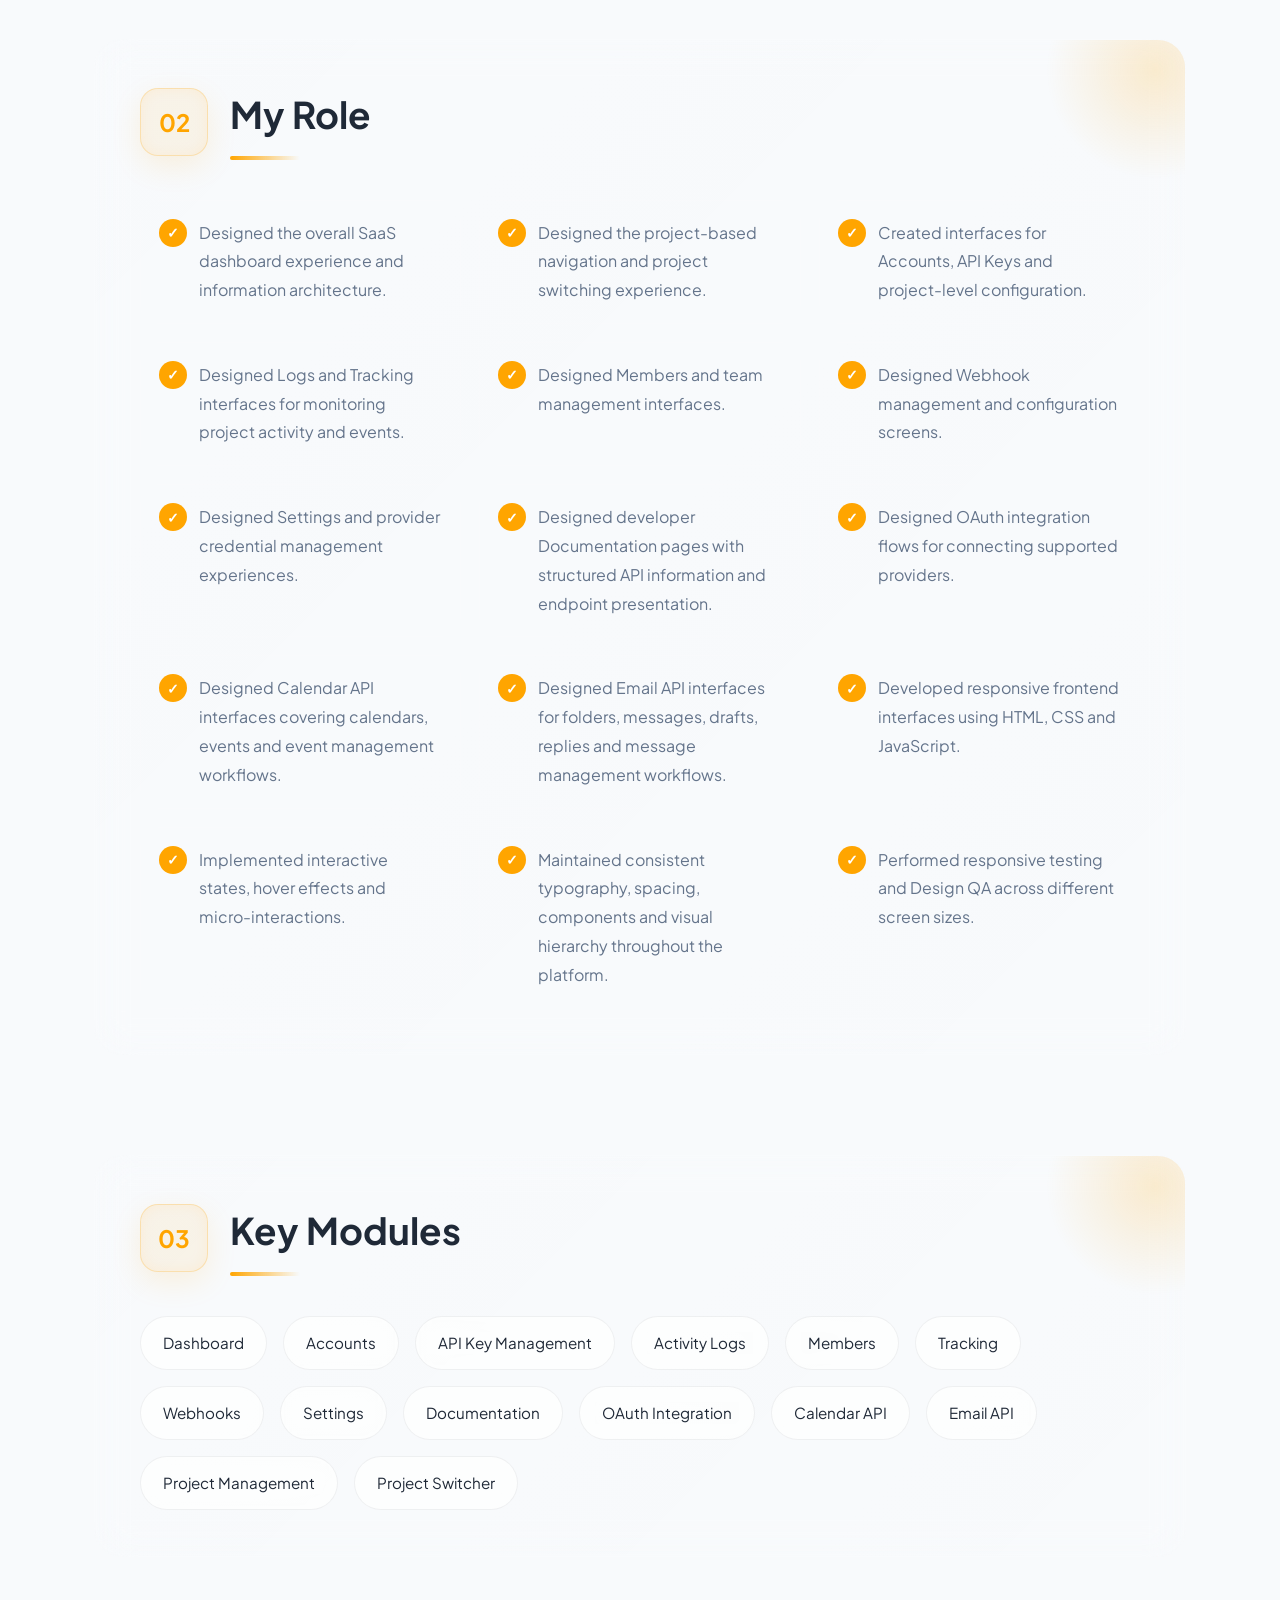
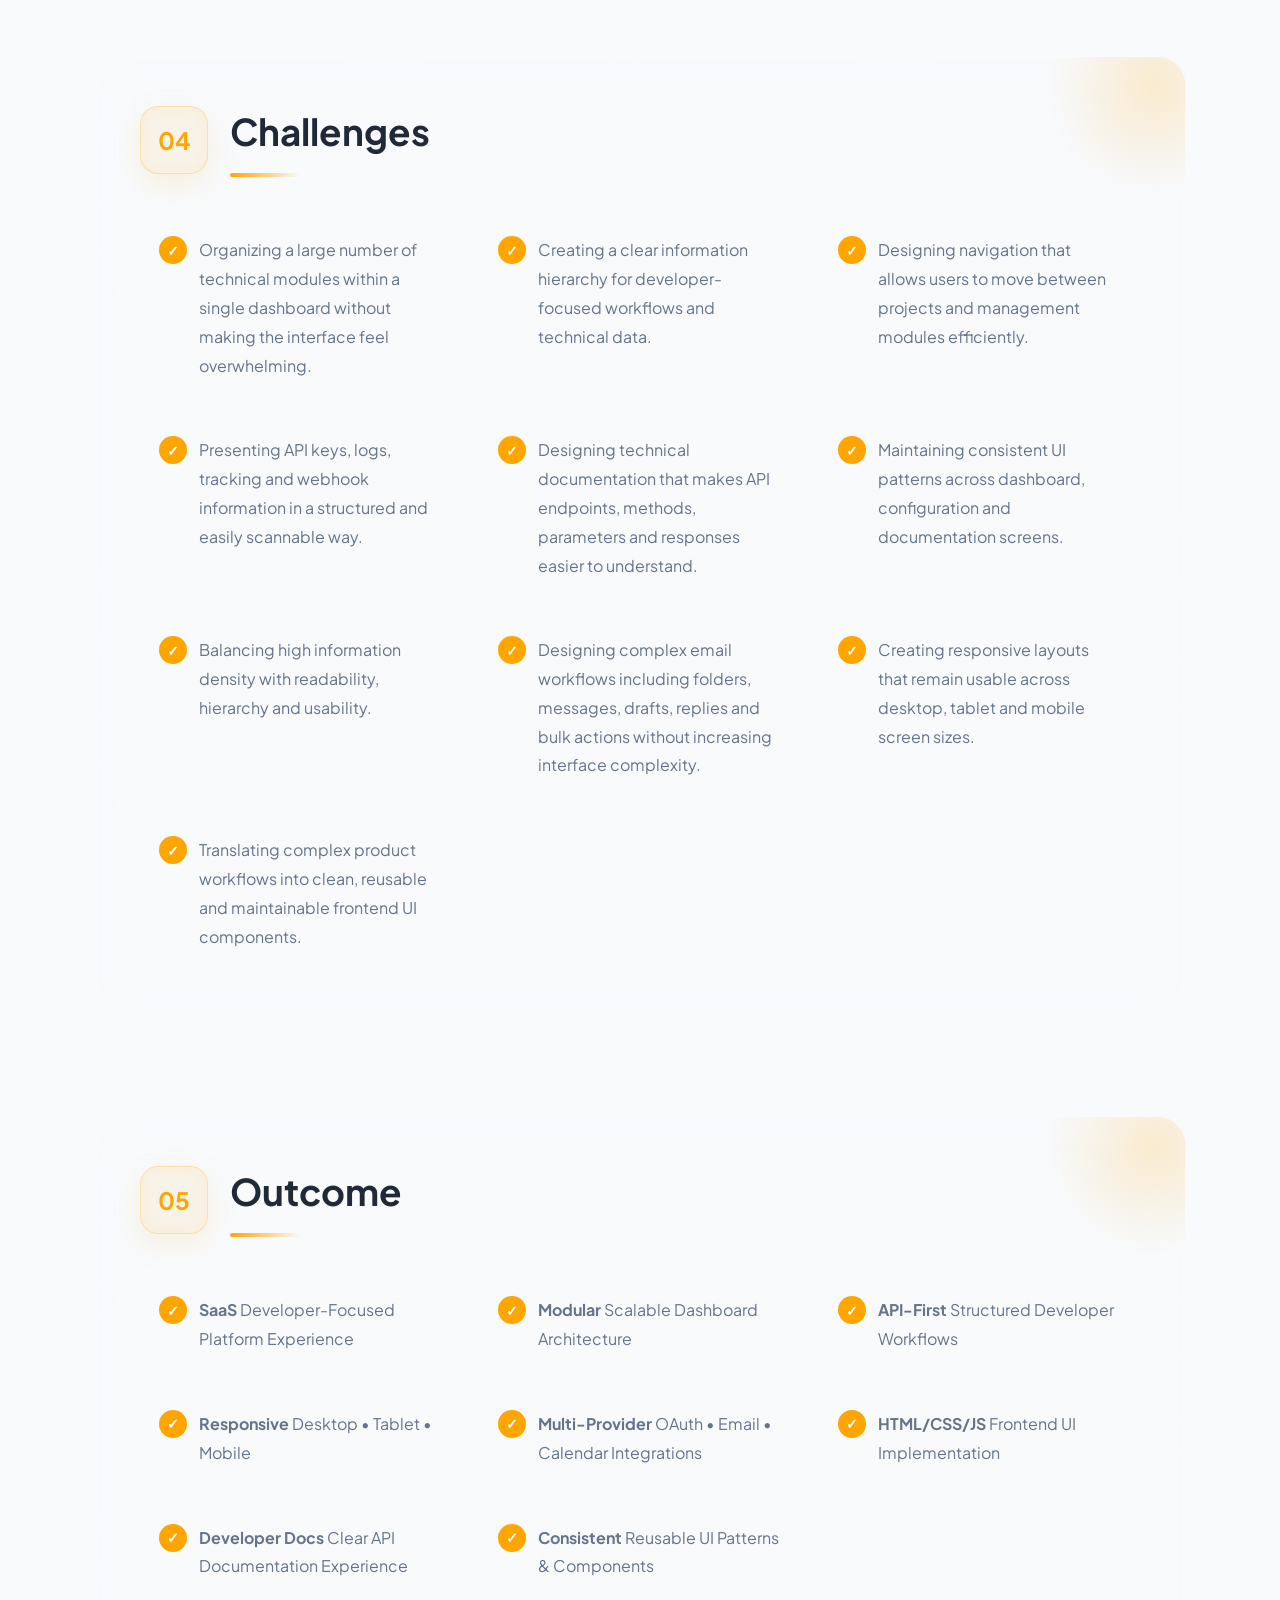
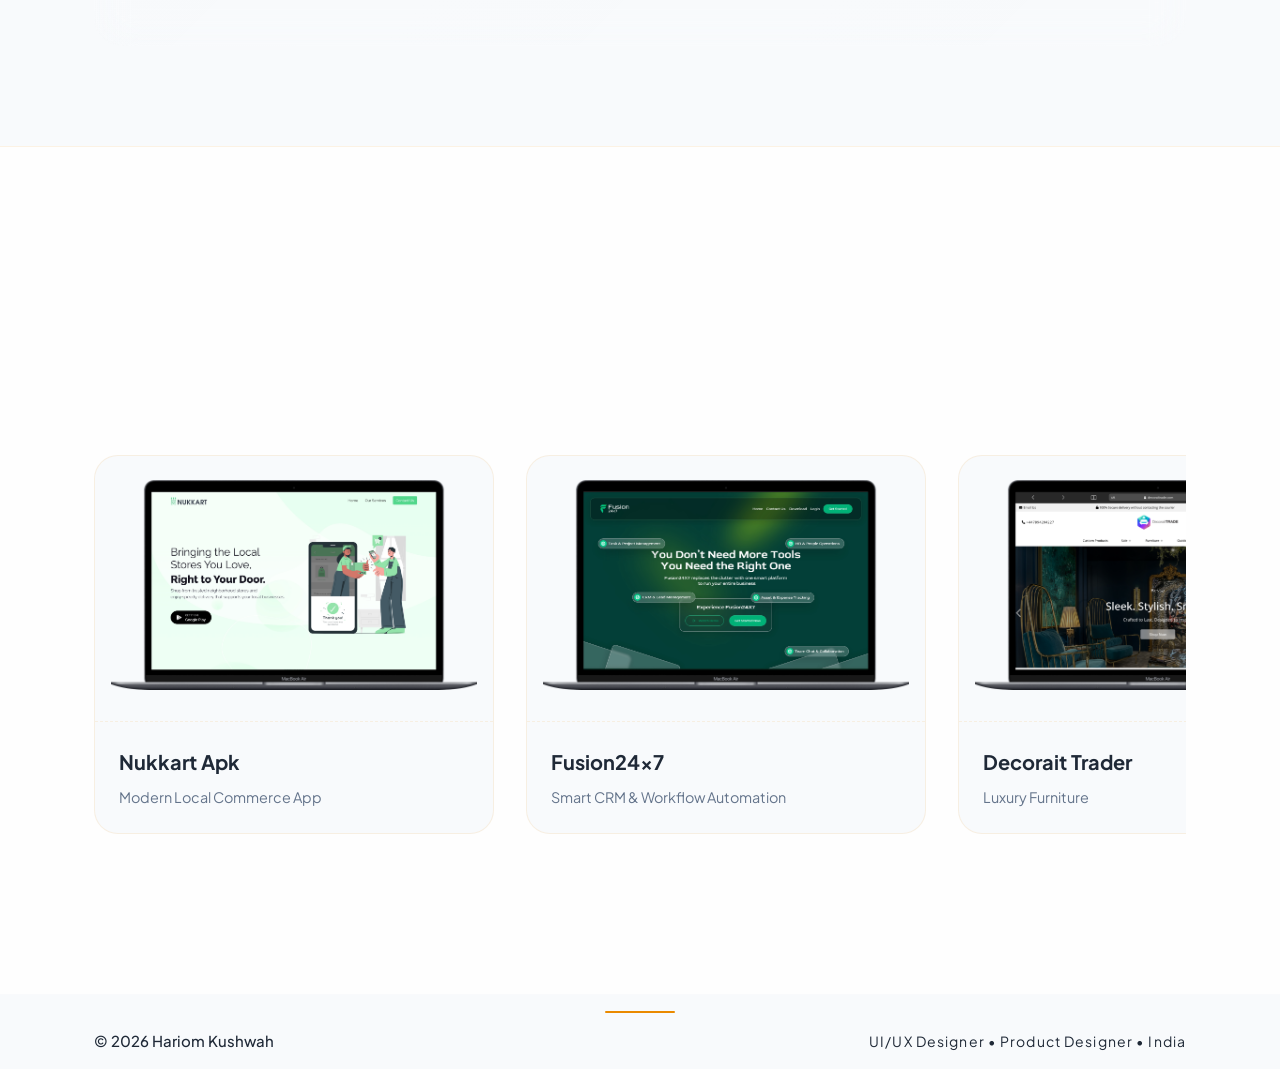
<file: octoquill.html>
<!DOCTYPE html>
<html lang="en" data-theme="light">

<head>
    <meta charset="UTF-8">
    <meta name="viewport" content="width=device-width, initial-scale=1.0">
    <title>Octoquill Case Study | Hariom Kushwah</title>
    <link href="https://unpkg.com/aos@2.3.1/dist/aos.css" rel="stylesheet">
    <link rel="stylesheet" href="remixicon/remixicon.css">
     <link rel="icon" type="image/svg+xml" href="assets/favicon.svg">
    <link rel="stylesheet" href="style.css">
    <link rel="stylesheet" href="responsive.css">
</head>

<body>

    <nav class="navbar">
        <a href="index.html" class="logo">Hariom<span>.</span></a>
        <ul class="nav-links">
            <li><a href="index.html">Home</a></li>
            <li><a href="index.html#projects">Projects</a></li>
            <li><a href="index.html#contact">Contact</a></li>
       </ul>
  <div class="nav-actions">
            <button id="theme-toggle" class="theme-toggle" aria-label="Toggle Theme">
                <i class="ri-moon-line"></i>
            </button>
            <button class="menu-toggle" id="menu-toggle" aria-label="Toggle Menu">
                <i class="ri-menu-3-line"></i>
            </button>
        </div>
    </nav>
    <div class="container">


<div class="project-info case-study">

    <!-- Role -->
    <div class="info-row">
        <div class="info-left">
            <div class="info-icon">
                <i class="ri-user-star-line"></i>
            </div>
            <span>Role</span>
        </div>

        <div class="info-divider">
            <span></span>
        </div>

        <div class="info-right">
            UI/UX Designer & Frontend UI Developer
        </div>
    </div>

    <!-- Industry -->
    <div class="info-row">
        <div class="info-left">
            <div class="info-icon">
                <i class="ri-building-2-line"></i>
            </div>
            <span>Industry</span>
        </div>

        <div class="info-divider">
            <span></span>
        </div>

        <div class="info-right">
            SaaS / Developer Tools / API Management
        </div>
    </div>


    <!-- Platform -->
    <div class="info-row">
        <div class="info-left">
            <div class="info-icon">
                <i class="ri-computer-line"></i>
            </div>
            <span>Platform</span>
        </div>

        <div class="info-divider">
            <span></span>
        </div>

        <div class="info-right">
            SaaS Dashboard & API Management Platform
        </div>
    </div>


    <!-- Tech Stack -->
    <div class="info-row">
        <div class="info-left">
            <div class="info-icon">
                <i class="ri-code-s-slash-line"></i>
            </div>
            <span>Tech Stack</span>
        </div>

        <div class="info-divider">
            <span></span>
        </div>

        <div class="info-right">
            HTML5 • CSS3 • Vuejs • Responsive Design • Git
        </div>
    </div>


    <!-- Contribution -->
    <div class="info-row">
        <div class="info-left">
            <div class="info-icon">
                <i class="ri-layout-grid-line"></i>
            </div>
            <span>Contribution</span>
        </div>

        <div class="info-divider">
            <span></span>
        </div>

        <div class="info-right">
            Dashboard UI • UX Architecture • API Management UI •
            OAuth Flow UI • Email Management UI • Calendar UI •
            Tracking Interface • Webhook UI • Documentation UI •
            Responsive Design • Component Design • Interaction Design •
            Design-to-Code • Design QA
        </div>
    </div>


    <!-- Live Link -->
    <div class="info-row">
        <div class="info-left">
            <div class="info-icon">
                <i class="ri-globe-line"></i>
            </div>
            <span>Live Link</span>
        </div>

        <div class="info-divider">
            <span></span>
        </div>

        <div class="info-right">
            <a href="https://octoquill.com" target="_blank">
                https://octoquill.com
            </a>
        </div>
    </div>

</div>


<main>

    <!-- ========================= -->
    <!-- Project Overview -->
    <!-- ========================= -->

    <section class="case-section">

        <div class="section-heading">
            <span>01</span>
            <h2>Project Overview</h2>
        </div>

        <div class="case-content">

            <p>
                OctoQuill is a developer-focused SaaS platform that provides
                centralized APIs and management tools for connecting and
                working with multiple third-party services.

                The platform brings together authentication, account
                connections, email, calendar, tracking and other developer
                workflows into a unified project-based dashboard.

                I worked on the project as a UI/UX Designer and Frontend UI
                Developer, focusing on creating a structured and intuitive
                interface for complex technical workflows.

                The product includes dedicated interfaces for project
                management, accounts, API keys, logs, members, tracking,
                webhooks, settings and developer documentation.

                The documentation experience also covers OAuth integrations,
                calendar operations, email management and tracking APIs,
                requiring the interface to present technical information
                such as endpoints, methods, request parameters, responses
                and authentication requirements in a clear and accessible
                way.

                The overall design approach focused on reducing cognitive
                load, improving navigation and maintaining consistency across
                a large number of developer-oriented workflows.
            </p>

        </div>

    </section>


    <div class="highlight">
        <strong>UI/UX Designer & Frontend UI Developer</strong>
        responsible for designing and implementing a scalable developer
        dashboard covering API management, OAuth, Email, Calendar,
        Tracking, Webhooks and technical Documentation workflows.
    </div>


    <!-- ========================= -->
    <!-- My Role -->
    <!-- ========================= -->

    <section class="case-section">

        <div class="section-heading">
            <span>02</span>
            <h2>My Role</h2>
        </div>

        <div class="case-content">

            <ul>

                <li>
                    Designed the overall SaaS dashboard experience and
                    information architecture.
                </li>

                <li>
                    Designed the project-based navigation and project
                    switching experience.
                </li>

                <li>
                    Created interfaces for Accounts, API Keys and
                    project-level configuration.
                </li>

                <li>
                    Designed Logs and Tracking interfaces for monitoring
                    project activity and events.
                </li>

                <li>
                    Designed Members and team management interfaces.
                </li>

                <li>
                    Designed Webhook management and configuration screens.
                </li>

                <li>
                    Designed Settings and provider credential management
                    experiences.
                </li>

                <li>
                    Designed developer Documentation pages with structured
                    API information and endpoint presentation.
                </li>

                <li>
                    Designed OAuth integration flows for connecting
                    supported providers.
                </li>

                <li>
                    Designed Calendar API interfaces covering calendars,
                    events and event management workflows.
                </li>

                <li>
                    Designed Email API interfaces for folders, messages,
                    drafts, replies and message management workflows.
                </li>

                <li>
                    Developed responsive frontend interfaces using HTML,
                    CSS and JavaScript.
                </li>

                <li>
                    Implemented interactive states, hover effects and
                    micro-interactions.
                </li>

                <li>
                    Maintained consistent typography, spacing, components
                    and visual hierarchy throughout the platform.
                </li>

                <li>
                    Performed responsive testing and Design QA across
                    different screen sizes.
                </li>

            </ul>

        </div>

    </section>


    <!-- ========================= -->
    <!-- Key Modules -->
    <!-- ========================= -->

    <section class="case-section">

        <div class="section-heading">
            <span>03</span>
            <h2>Key Modules</h2>
        </div>

        <div class="module-grid">

            <div class="module">Dashboard</div>

            <div class="module">Accounts</div>

            <div class="module">API Key Management</div>

            <div class="module">Activity Logs</div>

            <div class="module">Members</div>

            <div class="module">Tracking</div>

            <div class="module">Webhooks</div>

            <div class="module">Settings</div>

            <div class="module">Documentation</div>

            <div class="module">OAuth Integration</div>

            <div class="module">Calendar API</div>

            <div class="module">Email API</div>

            <div class="module">Project Management</div>

            <div class="module">Project Switcher</div>

        </div>

    </section>


    <!-- ========================= -->
    <!-- Challenges -->
    <!-- ========================= -->

    <section class="case-section">

        <div class="section-heading">
            <span>04</span>
            <h2>Challenges</h2>
        </div>

        <div class="case-content">

            <ul>

                <li>
                    Organizing a large number of technical modules within
                    a single dashboard without making the interface feel
                    overwhelming.
                </li>

                <li>
                    Creating a clear information hierarchy for
                    developer-focused workflows and technical data.
                </li>

                <li>
                    Designing navigation that allows users to move between
                    projects and management modules efficiently.
                </li>

                <li>
                    Presenting API keys, logs, tracking and webhook
                    information in a structured and easily scannable way.
                </li>

                <li>
                    Designing technical documentation that makes API
                    endpoints, methods, parameters and responses easier
                    to understand.
                </li>

                <li>
                    Maintaining consistent UI patterns across dashboard,
                    configuration and documentation screens.
                </li>

                <li>
                    Balancing high information density with readability,
                    hierarchy and usability.
                </li>

                <li>
                    Designing complex email workflows including folders,
                    messages, drafts, replies and bulk actions without
                    increasing interface complexity.
                </li>

                <li>
                    Creating responsive layouts that remain usable across
                    desktop, tablet and mobile screen sizes.
                </li>

                <li>
                    Translating complex product workflows into clean,
                    reusable and maintainable frontend UI components.
                </li>

            </ul>

        </div>

    </section>


    <!-- ========================= -->
    <!-- Outcome -->
    <!-- ========================= -->

    <section class="case-section">

        <div class="section-heading">
            <span>05</span>
            <h2>Outcome</h2>
        </div>

        <div class="case-content">

            <ul class="outcome-list">

                <li>
                    <strong>SaaS</strong>
                    <span>Developer-Focused Platform Experience</span>
                </li>

                <li>
                    <strong>Modular</strong>
                    <span>Scalable Dashboard Architecture</span>
                </li>

                <li>
                    <strong>API-First</strong>
                    <span>Structured Developer Workflows</span>
                </li>

                <li>
                    <strong>Responsive</strong>
                    <span>Desktop • Tablet • Mobile</span>
                </li>

                <li>
                    <strong>Multi-Provider</strong>
                    <span>OAuth • Email • Calendar Integrations</span>
                </li>

                <li>
                    <strong>HTML/CSS/JS</strong>
                    <span>Frontend UI Implementation</span>
                </li>

                <li>
                    <strong>Developer Docs</strong>
                    <span>Clear API Documentation Experience</span>
                </li>

                <li>
                    <strong>Consistent</strong>
                    <span>Reusable UI Patterns & Components</span>
                </li>

            </ul>

        </div>

    </section>

</main>


</div>
 <!-- Next Project Slider -->
            <section class="next-project-section">
                <div class="container">
                    <div class="section-title" data-aos="fade-up">
                        <h2>Next Projects</h2>
                        <div class="line"></div>
                    </div>
                    <div class="next-slider-container">
                        <a href="nukkart.html" class="next-card">
                            <div class="next-card-img"><img src="assets/nukkart/Macbook-Air-www.nukkart.com.png"
                                    alt="Nukkart">
                            </div>
                            <div class="next-card-info">
                                <h4>Nukkart Apk</h4>
                                <p>Modern Local Commerce App</p>
                            </div>
                        </a>
                        <a href="fusion24x7.html" class="next-card">
                            <div class="next-card-img"><img src="assets/fusion24x7/Macbook-Air-fusion24x7.com.png"
                                    alt="Fusion24x7">
                            </div>
                            <div class="next-card-info">
                                <h4>Fusion24x7</h4>
                                <p>Smart CRM & Workflow Automation</p>
                            </div>
                        </a>
                        <a href="decoraitrade.html" class="next-card">
                            <div class="next-card-img"><img src="assets/decortrade/imgs/Macbook-Air-decoraitrade.com (1).png"
                                    alt="decoraitrade">
                            </div>
                            <div class="next-card-info">
                                <h4>Decorait Trader</h4>
                                <p>Luxury Furniture</p>
                            </div>
                        </a>
                        <a href="it-learning.html" class="next-card">
                            <div class="next-card-img"><img src="assets/itlearning/Macbook-Air-itlearning.epizy.com.png"
                                    alt="It learning institute">
                            </div>
                            <div class="next-card-info">
                                <h4>IT Learning Institute</h4>
                                <p>Educational institute website</p>
                            </div>
                        </a>
                    </div>
                </div>
            </section>

    <footer class="footer">
        <div class="container">

            <div class="footer-bottom">

                <p>© 2026 Hariom Kushwah</p>

                <span>UI/UX Designer • Product Designer • India</span>

            </div>

        </div>
    </footer>

    <script src="https://unpkg.com/aos@2.3.1/dist/aos.js"></script>
    <script src="main.js"></script>
</body>

</html>
</file>
<file: style.css>
@font-face {
    font-family: "Open Sans";
    src: url("assets/fonts/PlusJakartaSans-VariableFont_wght.ttf") format("truetype");
    font-weight: 100 900;
    font-style: normal;
    font-display: swap;
}

@font-face {
    font-family: "Open Sans";
    src: url("assets/fonts/PlusJakartaSans-Italic-VariableFont_wght.ttf") format("truetype");
    font-weight: 100 900;
    font-style: italic;
    font-display: swap;
}

* {
    font-family: "Open Sans", sans-serif;
}

@font-face {
    font-family: "remixicon";
    src: url("remixicon/fonts/remixicon.woff2") format("woff2"),
        url("remixicon/fonts/remixicon.woff") format("woff"),
        url("remixicon/fonts/remixicon.ttf") format("truetype");
    font-weight: normal;
    font-style: normal;
}

[class^="ri-"],
[class*=" ri-"] {
    font-family: "remixicon" !important;
    font-style: normal;
    font-weight: normal;
    font-variant: normal;
    text-transform: none;
    line-height: 1;
    -webkit-font-smoothing: antialiased;
}

:root {
    /* ===== Refined Dark Theme ===== */
    --primary: #F59E0B;
    /* Premium Amber */
    --primary-dark: #D97706;
    --secondary: #F97316;
    --accent: #FDBA74;
    --bg-light: #101827;
    --bg-white: #101826;
    --bg-card: rgba(24, 34, 52, 0.82);
    /* Text */
    --text-main: #F8FAFC;
    --text-muted: #94A3B8;
    /* Borders */
    --border: rgba(245, 158, 11, 0.12);
    --border-dark: rgba(245, 158, 11, 0.28);
    /* Glass */
    --glass-bg: #252e3ed6;
    --glass-border: rgba(255, 255, 255, 0.06);
    /* Shadows */
    --shadow-sm: 0 6px 10px rgba(0, 0, 0, 0.12);
    --shadow-md: 0 12px 32px rgba(0, 0, 0, 0.18);
    --shadow-lg: 0 20px 48px rgba(0, 0, 0, 0.28);
    --transition: all .4s cubic-bezier(.4, 0, .2, 1);
    --text-stroke:rgba(255, 255, 255, 0.04);
}

/* ===== Light Theme ===== */
[data-theme="light"] {
    --primary: #EA8A00;
    --primary-dark: #C76B00;
    --secondary: #F59E0B;
    --accent: #FFB74D;
    --bg-light: #F8FAFC;
    --bg-card: rgba(255, 255, 255, .82);
    --bg-white: #fff;
    --text-main: #1F2937;
    --text-muted: #64748B;
    --border: rgba(234, 138, 0, .10);
    --border-dark: rgba(234, 138, 0, .20);
    --glass-bg: rgba(255, 255, 255, .72);
    --glass-border: rgba(15, 23, 42, .06);
    --shadow-sm: 0 4px 10px rgba(15, 23, 42, .05);
    --shadow-md: 0 12px 28px rgba(15, 23, 42, .08);
    --shadow-lg: 0 18px 42px rgba(15, 23, 42, .12);
     --text-stroke:rgb(0 0 0 / 4%);
}

.text-ellipsis {
    overflow: hidden;
    white-space: nowrap;
    text-overflow: ellipsis;
}

.text-primary {
    color: var(--primary);
}

.text-main {
    color: var(--text-main);
}

/* Navbar Actions */
.nav-actions {
    display: flex;
    align-items: center;
    gap: 1rem;
}

.menu-toggle {
    display: none;
    background: none;
    border: none;
    color: var(--text-main);
    font-size: 1.5rem;
    cursor: pointer;
    transition: var(--transition);
}

.menu-toggle:hover {
    color: var(--primary);
}

@keyframes slideIn {
    from {
        opacity: 0;
        transform: translateX(100%);
    }

    to {
        opacity: 1;
        transform: translateX(0);
    }
}

/* Step-based Process Layout */
.process-steps {
    display: grid;
    grid-template-columns: repeat(auto-fit, minmax(250px, 1fr));
    gap: 2rem;
    margin-top: 3rem;
}

.step-card {
    background: var(--bg-card);
    padding: 2.5rem;
    border-radius: 24px;
    border: 1px solid var(--border);
    position: relative;
    transition: var(--transition);
}

.step-card:hover {
    transform: translateY(-5px);
    border-color: var(--primary);
}

.step-num {
    position: absolute;
    top: 1.5rem;
    right: 1.5rem;
    font-size: 3rem;
    font-weight: 900;
    opacity: 0.05;
    color: var(--primary);
}

/* UI Showcase Slider */
.showcase-slider {
    position: relative;
    width: 100%;
    margin: 4rem 0;
    overflow: hidden;
    border-radius: 32px;
    box-shadow: var(--shadow-lg);
}

.slider-track {
    display: flex;
    transition: transform 0.6s cubic-bezier(0.23, 1, 0.32, 1);
}

.slide {
    min-width: 100%;
    aspect-ratio: 16/9;
}

.slide img {
    width: 100%;
    height: 100%;
    object-fit: cover;
}

.slider-controls {
    position: absolute;
    bottom: 2rem;
    left: 50%;
    transform: translateX(-50%);
    display: flex;
    align-items: center;
    gap: 1.5rem;
    z-index: 10;
}

.slider-btn {
    width: 50px;
    height: 50px;
    border-radius: 50%;
    background: var(--glass-bg);
    backdrop-filter: blur(10px);
    border: 1px solid var(--glass-border);
    color: var(--text-main);
    display: flex;
    align-items: center;
    justify-content: center;
    cursor: pointer;
    transition: var(--transition);
}

.slider-btn:hover {
    background: var(--primary);
    color: white;
}

.slider-dots {
    display: flex;
    gap: 0.5rem;
}

.dot {
    width: 8px;
    height: 8px;
    border-radius: 50%;
    background: rgba(255, 255, 255, 0.3);
    cursor: pointer;
    transition: var(--transition);
}

.dot.active {
    width: 24px;
    border-radius: 10px;
    background: var(--primary);
}

/* Next Project Slider (Bottom) */
.next-project-section {
    padding: 8rem 0;
    background: var(--bg-card);
    border-top: 1px solid var(--border);
}

.next-slider-container {
    display: flex;
    gap: 2rem;
    overflow-x: auto;
    padding: 2rem 0;
    scroll-snap-type: x mandatory;
    scrollbar-width: none;
}

.next-slider-container::-webkit-scrollbar {
    display: none;
}

.next-card {
    min-width: 400px;
    background: var(--bg-light);
    border-radius: 24px;
    overflow: hidden;
    border: 1px solid var(--border);
    scroll-snap-align: start;
    transition: var(--transition);
    text-decoration: none;
    color: inherit;
}

.next-card:hover {
    transform: scale(1.02);
    border-color: var(--primary);
}

.next-card-img {
    width: 100%;
    padding: 24px 16px;
    border-bottom: 1px dashed var(--border);
}

.next-card-img img {
    width: 100%;
    object-fit: contain;
}

.next-card-info {
    padding: 1.5rem;
}

.next-card-info h4 {
    font-size: 1.25rem;
    margin-bottom: 0.5rem;
}

.next-card-info p {
    color: var(--text-muted);
    font-size: 0.9rem;
}

/* Flex Layouts */
.flex-container {
    display: flex;
    flex-wrap: wrap;
    gap: 2rem;
}

.hero-flex {
    display: flex;
    align-items: center;
    justify-content: space-between;
    gap: 4rem;
    min-height: 80vh;
    padding-bottom: 20px;
}

.hero-content {
    flex: 1.2;
}

.hero-image-container {
    flex: 0.8;
    position: relative;
    display: flex;
    justify-content: end;
    align-items: center;
}

/* Hero Image Hover Effect - Waving Overlay */
.hero-image-wrapper {
    position: relative;
    width: 240px;
    height: 300px;
    cursor: pointer;
    box-shadow: var(--shadow-lg);
    z-index: 2;
    border-radius: 20px;
}

/* Orange panel behind */
.hero-image-wrapper-before {
    position: absolute;
    top: 16px;
    left: 16px;
    width: 100%;
    height: 100%;
    background: var(--primary);
    z-index: -1;
    transition: all 0.5s cubic-bezier(.23, 1, .32, 1);
    pointer-events: none;
    box-shadow: var(--shadow-lg);
    border-radius: 20px;
}

.hero-image-wrapper-before.after {
    top: -16px;
    left: -16px;
    background-color: #fff;
}

.hero-image-wrapper:hover .hero-image-wrapper-before {
    top: 0;
    left: 0;
}

.hero-image-wrapper:hover .hero-image-wrapper-before.after {
    top: 0;
    left: 0;
}

.work-badge {
    position: absolute;
    top: 20px;
    left: -40px;
    background: var(--primary);
    color: #fff;
    padding: 8px 50px;
    font-size: 11px;
    font-weight: 700;
    letter-spacing: 1px;
    transform: rotate(-35deg);
    text-transform: uppercase;
    z-index: 5;
    box-shadow: 0 4px 15px rgba(0, 0, 0, .2);
    pointer-events: none;
}

.image-box-hero {
    height: 100%;
    width: 100%;
    overflow: hidden;
    position: relative;
    border-radius: 20px;
}

.hero-image-wrapper img {
    width: 100%;
    height: 100%;
    object-fit: cover;
    transition: 0.6s ease;
    box-shadow: var(--shadow-lg);
    border-radius: 20px;
}

.hero-image-wrapper:hover img {
    transform: scale(1.08);
}

@keyframes imageZoom {
    from {
        transform: scale(1);
    }

    to {
        transform: scale(1.08);
    }
}

.hero-overlay {
    position: absolute;
    inset: 0;
    background: linear-gradient(to top,
            rgba(255, 166, 0, 0.9),
            rgba(255, 166, 0, 0.2));
    display: flex;
    align-items: center;
    justify-content: center;
    z-index: 2;
    opacity: 0;
    border-radius: 20px;
    /* Start from top-left corner */
    clip-path: circle(0% at 0 0);
    transition:
        clip-path 0.7s cubic-bezier(.23, 1, .32, 1),
        opacity 0.4s ease;
}

.hero-image-wrapper:hover .hero-overlay {
    opacity: 1;
    clip-path: circle(150% at 0 0);
}

.hero-image-wrapper:hover img {
    transform: scale(1);
    filter: blur(2px) brightness(0.7);
}

.hire-btn {
    padding: 0.8rem 2rem;
    background: white;
    color: var(--primary);
    border-radius: 100px;
    font-weight: 800;
    text-decoration: none;
    transform: translateY(20px);
    opacity: 0;
    transition: var(--transition);
    box-shadow: var(--shadow-lg);
}

.hero-image-wrapper:hover .hire-btn {
    transform: translateY(0);
    opacity: 1;
}

/* Skills Image Styling */
.skill-img {
    width: 60px;
    height: 60px;
    object-fit: contain;
    margin-bottom: 1rem;
}

.skills-flex {
    display: flex;
    flex-wrap: wrap;
    gap: 1.5rem;
    justify-content: center;
}

.skill-item {
    flex: 1 1 180px;
    max-width: 220px;
    background: var(--glass-bg);
    backdrop-filter: blur(10px);
    padding: 2rem;
    border-radius: 24px;
    text-align: center;
    border: 1px solid var(--glass-border);
    transition: var(--transition);
}

.skill-icon-glass {
    width: 80px;
    height: 80px;
    margin: 0 auto 1.5rem;
    backdrop-filter: blur(12px);
    -webkit-backdrop-filter: blur(12px);
    border-radius: 24px;
    display: flex;
    align-items: center;
    justify-content: center;
    box-shadow: 0 0 20px rgb(52 56 75 / 15%);
    border: 1px solid rgba(255, 255, 255, 0.1);
    position: relative;
    transition: var(--transition);
}

.skill-icon-glass::after {
    content: '';
    position: absolute;
    inset: 0;
    border-radius: 24px;
    pointer-events: none;
}

.skill-icon-glass i {
    font-size: 2.8rem;
    background: linear-gradient(135deg, var(--primary), var(--secondary));
    -webkit-background-clip: text;
    -webkit-text-fill-color: transparent;
    filter: drop-shadow(0 2px 4px rgba(0, 0, 0, 0.1));
}

* {
    margin: 0;
    padding: 0;
    box-sizing: border-box;
}

html {
    scroll-behavior: smooth;
    overflow-x: hidden;
}

body {
    background-color: var(--bg-light);
    color: var(--text-main);
    font-family: 'Plus Jakarta Sans', sans-serif;
    line-height: 1.6;
    overflow-x: hidden;
    transition: background-color 0.5s ease;
}

h1,
h2,
h3,
h4,
.font-display {
    font-weight: 700;
}

.container {
    max-width: 1200px;
    margin: 0 auto;
    padding: 0 1.5rem;
    width: 100%;
}

/* Glassmorphism Navbar */
.navbar {
    position: fixed;
    top: 1.5rem;
    left: 50%;
    transform: translateX(-50%);
    width: 90%;
    height: 4.5rem;
    background: var(--glass-bg);
    backdrop-filter: blur(16px);
    -webkit-backdrop-filter: blur(16px);
    border: 1px solid var(--glass-border);
    border-radius: 100px;
    z-index: 1000;
    display: flex;
    align-items: center;
    justify-content: space-between;
    padding: 0 2rem;
    box-shadow: var(--shadow-md);
    transition: var(--transition);
}

.navbar.scrolled {
    top: 0;
    width: 100%;
    max-width: 100%;
    border-radius: 0;
    border-top: none;
    border-left: none;
    border-right: none;
}

/* Navbar */

.logo {
    color: #fff;
    text-decoration: none;
    font-size: 1.5rem;
    font-weight: 700;
}

.logo span {
    color: #ff9800;
}

.nav-links {
    position: relative;
    display: flex;
    list-style: none;
    gap: 8px;
    padding: 5px;
    margin: 0;
}

.nav-links li {
    position: relative;
    z-index: 2;
}

.nav-links a {
    position: relative;
    display: block;
    padding: 12px 22px;
    text-decoration: none;
    color: var(--text-main);
    font-weight: 500;
    border-radius: 30px;
    transition: .35s;
}

.nav-links a:hover {
    color: var(--primary);
}

/* Active Link */
.nav-links a.active {
    color: #fff;
}

/* Sliding Background */
.nav-indicator {
    position: absolute;
    left: 0;
    top: 5px;
    height: calc(100% - 10px);
    width: 0;
    background: linear-gradient(135deg, #ff9800, #ff6b00);
    border-radius: 30px;
    transition:
        left .45s cubic-bezier(.22, 1, .36, 1),
        width .45s cubic-bezier(.22, 1, .36, 1);
    z-index: 1;
    box-shadow:
        0 8px 20px rgba(255, 152, 0, .35),
        inset 0 1px 1px rgba(255, 255, 255, .3);
}

.logo {
    font-size: 1.5rem;
    font-weight: 800;
    color: var(--text-main);
    text-decoration: none;
    display: flex;
    align-items: center;
    gap: 0.5rem;
}

.logo span {
    color: var(--primary);
}

.theme-toggle {
    background: none;
    border: none;
    cursor: pointer;
    background: var(--glass-bg);
    color: var(--text-main);
    font-size: 1.2rem;
    display: flex;
    align-items: center;
    justify-content: center;
    width: 40px;
    height: 40px;
    border-radius: 50%;
    transition: var(--transition);
    border: 1px solid var(--glass-border);
}

.theme-toggle:hover {
    color: var(--primary);
    border-color: var(--border-dark);
    background: var(--bg-card);
}

/* Hero Section */
.hero {
    min-height: 100vh;
    display: flex;
    align-items: center;
    padding-top: 8rem;
    position: relative;
    overflow: hidden;
}

.hero-bg-blobs {
    position: absolute;
    inset: 0;
    z-index: -1;
    background-image:
        linear-gradient(rgba(96, 96, 114, 0.08) 1px, transparent 1px),
        linear-gradient(90deg, rgba(96, 96, 114, 0.08) 1px, transparent 1px);
    background-size: 80px 80px;
}

.blob {
    position: absolute;
    filter: blur(80px);
    border-radius: 50%;
    opacity: 0.15;
    animation: float 20s infinite alternate;
}

.blob-1 {
    width: 400px;
    height: 400px;
    background: var(--primary);
    top: -100px;
    right: -100px;
}

.blob-2 {
    width: 300px;
    height: 300px;
    background: var(--secondary);
    bottom: -50px;
    left: -50px;
    animation-delay: -5s;
}

@keyframes float {
    0% {
        transform: translate(0, 0) scale(1);
    }

    100% {
        transform: translate(50px, 50px) scale(1.1);
    }
}

.hero-content {
    max-width: 800px;
}

.hero-tag {
    display: inline-block;
    padding: 0.5rem 1.2rem;
    background: transparent;
    color: var(--primary);
    border-radius: 100px;
    font-weight: 700;
    font-size: 0.85rem;
    margin-bottom: 1.5rem;
    text-transform: uppercase;
    letter-spacing: 1px;
    box-shadow: var(--shadow-lg);
    border: 1px solid rgba(255, 255, 255, 0.2);
}

.hero h1 {
    font-size: clamp(3rem, 8vw, 5.5rem);
    line-height: 1.1;
    margin-bottom: 1.5rem;
    color: var(--text-main);
}

.hero h1 span {
    background: linear-gradient(to right, var(--primary), var(--accent));
    -webkit-background-clip: text;
    -webkit-text-fill-color: transparent;
    font-size: 24px;
    font-family: cursive;
}

.hero p {
    font-size: 1.25rem;
    color: var(--text-muted);
    margin-bottom: 2.5rem;
    max-width: 600px;
}

.hero-btns {
    display: flex;
    gap: 1rem;
}

.btn {
    padding: 1rem 2rem;
    border-radius: 100px;
    font-weight: 700;
    text-decoration: none;
    transition: var(--transition);
    display: inline-flex;
    align-items: center;
    gap: 0.5rem;
    cursor: pointer;
    border: none;
}

.btn-primary {
    background: var(--primary);
    color: white;
    box-shadow: 0 10px 20px -5px rgba(14, 165, 233, 0.4);
}

.btn-primary:hover {
    background: var(--primary-dark);
    transform: translateY(-3px);
    box-shadow: 0 15px 30px -5px rgba(14, 165, 233, 0.5);
}

.btn-outline {
    background: transparent;
    border: 2px solid var(--border);
    color: var(--text-main);
}

.btn-outline:hover {
    border-color: var(--primary);
    color: var(--primary);
    transform: translateY(-3px);
}

/* Section Styling */
.section {
    padding: 100px 0;
}

.section-title {
    margin-bottom: 4rem;
}

.section-title h2 {
    font-size: 2.5rem;
    margin-bottom: 1rem;
}

.section-title .line {
    width: 60px;
    height: 4px;
    background: var(--primary);
    border-radius: 10px;
}

.section-title-subtext {
    color: var(--primary);
    font-size: 18px;
    font-weight: 400;
}

/* Skills Grid */
.skills-grid {
    display: grid;
    grid-template-columns: repeat(auto-fill, minmax(150px, 1fr));
    gap: 1.5rem;
}

.skill-item {
    background: var(--bg-card);
    padding: 1.5rem;
    border-radius: 20px;
    text-align: center;
    border: 1px solid var(--border);
    transition: var(--transition);
    display: flex;
    align-items: center;
    justify-content: center;
    flex-direction: column;
}

.skill-item:hover {
    transform: translateY(-5px);
    border-color: var(--primary);
    box-shadow: var(--shadow-md);
}

.skill-item i {
    font-size: 2rem;
    color: var(--primary);
    display: block;
}

.skill-item span {
    font-weight: 600;
    font-size: 0.9rem;
}

/* Projects Grid */
/*==========================
    PROJECT TABS
==========================*/
.project-tabs {
    width: fit-content;
    margin: 0 auto 70px;
    display: flex;
    gap: 12px;
    padding: 8px;
    border-radius: 100px;
    background: rgba(255, 255, 255, .05);
    backdrop-filter: blur(18px);
    -webkit-backdrop-filter: blur(18px);
    border: 1px solid rgba(255, 255, 255, .08);
    position: relative;
    overflow: hidden;
    box-shadow: var(--shadow-lg);
}

.project-tabs::before {
    content: "";
    position: absolute;
    inset: 0;
    background:
        linear-gradient(120deg,
            transparent,
            rgba(255, 255, 255, .06),
            transparent);
    animation: shine 6s linear infinite;
}

@keyframes shine {
    from {
        transform: translateX(-120%);
    }

    to {
        transform: translateX(120%);
    }
}

.project-tab {
    position: relative;
    z-index: 2;
    border: none;
    outline: none;
    cursor: pointer;
    padding: 15px 28px;
    border-radius: 60px;
    background: transparent;
    color: var(--text-main);
    font-weight: 600;
    display: flex;
    align-items: center;
    gap: 10px;
    transition: .35s;
}

.project-tab:hover {
    color: var(--primary);
}

.project-tab.active {
    background: linear-gradient(135deg,
            var(--primary),
            var(--secondary));
    color: #fff;
    box-shadow:
        0 10px 30px rgba(255, 120, 0, .35);
}

.tab-dot {
    width: 10px;
    height: 10px;
    border-radius: 50%;
    background: #888;
    transition: .35s;
}

.project-tab.active .tab-dot {
    background: #fff;
    box-shadow:
        0 0 12px #fff;
}

.project-tab:hover .tab-dot {
    background: var(--primary);
}

.projects-grid {
    display: grid;
    grid-template-columns: repeat(auto-fit, minmax(min(100%, 300px), 1fr));
    gap: 2rem;
}

.project-card {
    position: relative;
    overflow: hidden;
    border-radius: 28px;
    background: var(--bg-card);
    transition: .55s cubic-bezier(.22, 1, .36, 1);
    transform-style: preserve-3d;
    box-shadow: var(--shadow-sm);
}

.project-card:hover {
    box-shadow: var(--shadow-md);
}

.project-img {
    padding: 16px 0 8px 0;
    position: relative;
    overflow: hidden;
    transition: .2s ease;
}

.project-img img {
    width: 100%;
    object-fit: contain;
    border-radius: 1rem;
    transition: .3s ease;
    filter: grayscale(1);
}

.project-count {
    position: absolute;
    top: 0px;
    right: 8px;
    font-size: 7rem;
    font-weight: 900;
    line-height: 1;
    color: transparent;
    -webkit-text-stroke: 2px var(--text-stroke);
    text-stroke: 2px var(--text-stroke);
    font-family: "Poppins", sans-serif;
    pointer-events: none;
    user-select: none;
    z-index: 2;
    transition: .5s ease;
}

.project-card:hover img {
    filter: grayscale(0);
    transform: translateY(20px) scale(1.05);
}

.project-info {
    padding: 1rem;
    position: relative;
}

.project-info.case-study {
    margin-top: 130px;
}

.project-info .hero-btns {
    justify-content: flex-start;
}

.project-info .hero-btns a {
    padding: .75rem 1.5rem;
    width: 100%;
    text-align: center;
    justify-content: center;
}

.project-info h3 {
    font-size: 1rem;
    margin-bottom: 0.5rem;
}

/* .project-company-logo {
    width: 60px;
    height: 60px;
    border-radius: 50%;
    border: 2px solid #fff;
    position: absolute;
    top: -50px;
    left: 20px;
    overflow: hidden;
} */
.project-company-logo:hover {
    transform: rotate()
}

.project-company-logo img {
    width: 100%;
    height: 100%;
    object-fit: cover;
}

.project-info p {
    color: var(--text-muted);
    font-size: 0.95rem;
    margin-bottom: 1.5rem;
}

.project-tags {
    display: flex;
    gap: 0.5rem;
    flex-wrap: wrap;
    margin-bottom: 1.5rem;
}

.tag {
    font-size: 0.75rem;
    padding: 0.3rem 0.8rem;
    background: var(--bg-light);
    border: 1px solid var(--border);
    border-radius: 100px;
    font-weight: 600;
}

/* Experience Timeline */
.timeline {
    position: relative;
    margin: 0 auto;
}

.timeline::before {
    content: '';
    position: absolute;
    left: 0;
    top: 0;
    width: 2px;
    height: 100%;
    background: var(--border);
}

.timeline-item {
    padding-left: 3rem;
    position: relative;
    margin-bottom: 3rem;
}

.timeline-item::before {
    content: '';
    position: absolute;
    left: -5px;
    top: 0;
    width: 12px;
    height: 12px;
    background: var(--primary);
    border-radius: 50%;
    box-shadow: 0 0 0 4px var(--bg-light), 0 0 0 6px var(--primary);
}

.timeline-date {
    font-weight: 700;
    color: var(--primary);
    margin-bottom: 0.5rem;
    display: block;
}

.timeline-content h3 {
    font-size: 1.25rem;
    margin-bottom: 0.25rem;
}

.timeline-content h4 {
    color: var(--text-muted);
    font-weight: 500;
    margin-bottom: 1rem;
}

.contact {
    position: relative;
    overflow: hidden;
}

.contact-bg-circle {
    position: absolute;
    border-radius: 50%;
    filter: blur(120px);
    pointer-events: none;
}

.contact-bg-circle.one {
    width: 450px;
    height: 450px;
    background: rgba(255, 165, 0, .12);
    top: -120px;
    right: -120px;
}

.contact-bg-circle.two {
    width: 350px;
    height: 350px;
    background: rgba(255, 90, 0, .08);
    bottom: -100px;
    left: -100px;
}

.contact-grid {
    display: grid;
    grid-template-columns: repeat(auto-fit, minmax(350px, 1fr));
    gap: 30px;
}

.contact-card {
    position: relative;
    display: flex;
    align-items: center;
    gap: 22px;
    padding: 30px;
    overflow: hidden;
    border-radius: 22px;
    background: var(--glass-bg);
    backdrop-filter: blur(18px);
    border: 1px solid var(--glass-border);
    text-decoration: none;
    transition: var(--transition);
}

.contact-card:hover {
    transform: translateY(-12px);
    box-shadow: 0 20px 60px rgba(255, 165, 0, .18);
    border-color: rgba(255, 165, 0, .4);
}

.contact-icon {
    width: 78px;
    height: 78px;
    display: flex;
    align-items: center;
    justify-content: center;
    border-radius: 20px;
    background: rgba(255, 165, 0, .08);
    transition: .45s;
    flex-shrink: 0;
}

.contact-icon img {
    width: 42px;
    transition: .45s;
}

.contact-card:hover .contact-icon {
    background: rgba(255, 165, 0, .18);
    transform: rotate(-8deg);
}

.contact-card:hover .contact-icon img {
    transform: scale(1.18);
}

.contact-content {
    flex: 1;
    max-width: calc(100% - 128px);
}

.contact-content span {
    display: block;
    font-size: 13px;
    letter-spacing: 2px;
    text-transform: uppercase;
    color: var(--primary);
}

.contact-content h3 {
    font-size: 14px;
    color: var(--text-main);
    font-weight: 500;
    overflow: hidden;
    white-space: nowrap;
    text-overflow: ellipsis;
}

.contact-content small {
    color: var(--text-muted);
    font-size: 12px;
    display: none;
}

.contact-arrow {
    width: 40px;
    min-height: 40px;
    height: 40px;
    min-width: 40px;
    display: flex;
    align-items: center;
    justify-content: center;
    border-radius: 50%;
    background: rgba(255, 255, 255, .04);
    transition: .4s;
}

.contact-arrow i {
    font-size: 22px;
    color: var(--text-muted);
    transition: .4s;
}

.contact-card:hover .contact-arrow {
    background: var(--primary);
    transform: rotate(45deg);
}

.contact-card:hover .contact-arrow i {
    color: #fff;
}

.availability-card {
    padding: 1.5rem
}

.status {
    display: flex;
    align-items: center;
    gap: .6rem;
    font-weight: 600
}

.status-dot {
    width: 10px;
    height: 10px;
    background: #22c55e;
    border-radius: 50%;
    box-shadow: 0 0 12px #22c55e;
    animation: pulse 1.6s infinite
}

.contact-list {
    display: flex;
    flex-direction: column;
    gap: 1rem
}

.contact-card {
    padding: 1rem 1.2rem;
    display: flex;
    gap: 1rem;
    align-items: center;
    text-decoration: none;
    color: inherit;
    transition: .35s
}

.contact-card:hover {
    transform: translateY(-6px)
}

.contact-icon {
    width: 56px;
    height: 56px;
    border-radius: 16px;
    display: flex;
    align-items: center;
    justify-content: center;
    color: #fff;
    font-size: 1.3rem
}

.email {
    background: #ff7a00
}

.phone {
    background: #0ea5e9
}

.location {
    background: #8b5cf6
}

.contact-buttons {
    display: flex;
    gap: 1rem;
    flex-wrap: wrap
}

.contact-btn {
    padding: 1rem 1.5rem;
    border-radius: 16px;
    color: #fff;
    text-decoration: none;
    font-weight: 700;
    display: flex;
    align-items: center;
    gap: .7rem;
    transition: .35s
}

.email-btn {
    background: #ff7a00
}

.whatsapp-btn {
    background: #25D366
}

.contact-btn:hover {
    transform: translateY(-4px)
}

.contact-form {
    padding: 2rem
}

.form-title h3 {
    font-size: 2rem;
    margin-bottom: .5rem
}

.form-grid {
    display: grid;
    grid-template-columns: 1fr 1fr;
    gap: 1rem
}

.form-group {
    margin-bottom: 1rem
}

.form-group label {
    display: block;
    margin-bottom: .5rem;
    font-weight: 600
}

.form-group input,
.form-group textarea,
.form-group select {
    width: 100%;
    padding: 1rem;
    border-radius: 14px;
    border: 1px solid var(--border);
    background: var(--bg-light);
    color: var(--text-main);
    transition: .3s;
    font: inherit
}

.form-group input:focus,
.form-group textarea:focus,
.form-group select:focus {
    outline: none;
    border-color: var(--primary);
    box-shadow: 0 0 0 4px rgba(255, 136, 0, .12)
}

.submit-btn {
    width: 100%;
    padding: 1rem;
    border: none;
    border-radius: 16px;
    background: var(--primary);
    color: #fff;
    font-weight: 700;
    display: flex;
    justify-content: center;
    gap: .6rem;
    cursor: pointer;
    transition: .35s
}

.submit-btn:hover {
    transform: translateY(-3px)
}

.contact-social {
    display: flex;
    gap: .8rem
}

.contact-social a {
    width: 48px;
    height: 48px;
    border-radius: 50%;
    display: flex;
    align-items: center;
    justify-content: center;
    background: var(--bg-card);
    border: 1px solid var(--border);
    text-decoration: none;
    color: var(--text-main)
}

@keyframes pulse {
    50% {
        transform: scale(1.4);
        opacity: .5
    }
}

/*==========================
        FOOTER
==========================*/
.footer {
    padding: 1rem 0;
    border-top: 1px solid rgba(255, 255, 255, .08);
    background: transparent;
}

.footer-bottom {
    display: flex;
    align-items: center;
    justify-content: space-between;
    gap: 20px;
}

.footer-bottom p {
    font-size: 15px;
    color: var(--text-secondary);
    margin: 0;
    font-weight: 500;
}

.footer-bottom span {
    font-size: 14px;
    color: var(--text-secondary);
    letter-spacing: .08em;
}

/* Optional accent line */
.footer::before {
    content: "";
    display: block;
    width: 70px;
    height: 2px;
    background: var(--primary);
    margin: 0 auto 1rem;
    border-radius: 50px;
}

/* =========================
   GRID LINES
========================= */
.grid-lines {
    position: fixed;
    inset: 0;
    z-index: 1;
    pointer-events: none;
}

.grid-lines span {
    position: absolute;
    top: 0;
    width: 2px;
    height: 100vh;
    background: #00000004;
    overflow: hidden;
}

/* Desktop Positions */
.grid-lines span:nth-child(1) {
    left: 8%;
}

.grid-lines span:nth-child(2) {
    left: 24%;
}

.grid-lines span:nth-child(3) {
    left: 40%;
}

.grid-lines span:nth-child(4) {
    left: 60%;
}

.grid-lines span:nth-child(5) {
    left: 76%;
}

.grid-lines span:nth-child(6) {
    left: 92%;
}

/* Scroll Glow */
.grid-lines span::before {
    content: "";
    position: absolute;
    left: -2px;
    width: 5px;
    height: 300px;
    border-radius: 999px;
    background: linear-gradient(to bottom,
            transparent,
            var(--primary),
            transparent);
    filter: blur(8px);
    transform: translateY(var(--glow-y, -300px));
    opacity: var(--glow-opacity, 0);
    transition:
        transform 0.05s linear,
        opacity 0.5s ease;
}

section,
header,
footer,
.container {
    position: relative;
    z-index: 2;
}

/* ==========================
      Gallery
========================== */
.gallery-grid {
    display: grid;
    grid-template-columns: repeat(3, 1fr);
    gap: 18px;
}

.gallery-grid a {
    position: relative;
    display: block;
    overflow: hidden;
    border-radius: 16px;
    border: 1px solid var(--border-dark);
    box-shadow: var(--shadow-sm);
    transition: .35s;
    aspect-ratio: 16/9;
}

.gallery-grid img {
    width: 100%;
    height: 100%;
    object-fit: cover;
    display: block;
    transition: .45s;
}

.gallery-grid a:hover {
    transform: translateY(-6px);
    border-color: rgba(255, 165, 0, .35);
    box-shadow: 0 18px 35px rgba(255, 165, 0, .12);
}

.gallery-grid a:hover img {
    transform: scale(1.05);
}

/* Hover Overlay */
.gallery-grid a::after {
    content: "Preview";
    position: absolute;
    inset: 0;
    display: flex;
    justify-content: center;
    align-items: center;
    background: rgba(0, 0, 0, .45);
    color: #fff;
    font-size: 14px;
    font-weight: 600;
    opacity: 0;
    transition: .3s;
}

.gallery-grid a:hover::after {
    opacity: 1;
}

.load-more-wrapper {
    margin: 60px 0;
    display: flex;
    justify-content: center;
}

.load-more-btn {
    padding: 14px 32px;
    border: none;
    border-radius: 50px;
    cursor: pointer;
    font-size: 16px;
    font-weight: 600;
    background: var(--primary);
    color: #fff;
    transition: .3s;
}

.load-more-btn:hover {
    transform: translateY(-3px);
}

.gallery-grid a {
    display: none;
    animation: fadeUp .5s ease;
}

@keyframes fadeUp {
    from {
        opacity: 0;
        transform: translateY(20px);
    }

    to {
        opacity: 1;
        transform: translateY(0);
    }
}

/* =========================
   Details <i class="ri-eye-line"></i> SECTION
========================= */
.case-section {
    position: relative;
    margin: 100px 0;
    padding: 45px;
    border: 1px solid rgba(255, 255, 255, .08);
    border-radius: 28px;
    background: linear-gradient(135deg,
            rgba(255, 255, 255, .03),
            rgba(255, 255, 255, .015));
    backdrop-filter: blur(18px);
    overflow: hidden;
    transition: .4s ease;
}

.case-section:hover {
    transform: translateY(-6px);
    border-color: rgba(255, 165, 0, .25);
    box-shadow: 0 25px 70px rgba(0, 0, 0, .25);
}

/* top glow */
.case-section::before {
    content: "";
    position: absolute;
    top: -80px;
    right: -80px;
    width: 220px;
    height: 220px;
    border-radius: 50%;
    background: radial-gradient(circle,
            rgba(255, 165, 0, .18),
            transparent 70%);
    pointer-events: none;
}

/* =========================
   HEADING
========================= */
.section-heading {
    display: flex;
    align-items: center;
    gap: 22px;
    margin-bottom: 40px;
    position: relative;
}

.section-heading span {
    width: 68px;
    height: 68px;
    flex-shrink: 0;
    border-radius: 18px;
    display: flex;
    align-items: center;
    justify-content: center;
    font-size: 24px;
    font-weight: 700;
    color: orange;
    background: rgba(255, 165, 0, .08);
    border: 1px solid rgba(255, 165, 0, .25);
    box-shadow:
        inset 0 0 15px rgba(255, 165, 0, .08),
        0 10px 30px rgba(255, 165, 0, .12);
}

.section-heading h2 {
    font-size: 2.3rem;
    font-weight: 700;
    color: var(--text-main);
    position: relative;
}

.section-heading h2::after {
    content: "";
    display: block;
    width: 70px;
    height: 4px;
    margin-top: 12px;
    border-radius: 10px;
    background: linear-gradient(to right,
            orange,
            transparent);
}

/* =========================
   CONTENT
========================= */
.case-content {
    width: 100%;
}

.case-content p {
    font-size: 1.08rem;
    line-height: 2;
    color: var(--text-muted);
}

/* =========================
   LIST
========================= */
.case-content ul {
    display: grid;
    grid-template-columns: repeat(auto-fit, minmax(300px, 1fr));
    gap: 18px;
    list-style: none;
    padding: 0;
    margin-top: 30px;
}

.case-content li {
    position: relative;
    padding: 18px 20px 18px 58px;
    border-radius: 18px;
    background: rgba(255, 255, 255, .03);
    border: 1px solid rgba(255, 255, 255, .08);
    transition: .35s ease;
    color: var(--text-muted);
    line-height: 1.8;
}

.case-content li:hover {
    transform: translateY(-6px);
    border-color: rgba(255, 165, 0, .25);
    background: rgba(255, 165, 0, .05);
}

.case-content li::before {
    content: "✓";
    position: absolute;
    left: 18px;
    top: 18px;
    width: 28px;
    height: 28px;
    border-radius: 50%;
    display: flex;
    align-items: center;
    justify-content: center;
    background: orange;
    color: #fff;
    font-size: 14px;
    font-weight: 700;
}

/* ==========================
   MODULES
========================== */
.module-grid {
    display: flex;
    flex-wrap: wrap;
    gap: 16px;
}

.module {
    padding: 14px 22px;
    border-radius: 50px;
    background: var(--glass-bg);
    border: 1px solid var(--glass-border);
    color: var(--text-main);
    font-size: .95rem;
    transition: var(--transition);
    backdrop-filter: blur(12px);
}

.module:hover {
    border-color: var(--primary);
    color: var(--primary);
}

/* ==========================
   STATS
========================== */
.stats-grid {
    display: grid;
    grid-template-columns: repeat(4, 1fr);
    gap: 24px;
}

.stat {
    background: var(--glass-bg);
    border: 1px solid var(--glass-border);
    border-radius: 20px;
    padding: 35px;
    text-align: center;
    backdrop-filter: blur(14px);
    box-shadow: var(--shadow-md);
}

.stat h3 {
    font-size: 3rem;
    color: var(--primary);
    margin-bottom: 10px;
}

.stat p {
    color: var(--text-muted);
}

/* ==========================
   PROJECT INFO
========================== */
.project-info {
    width: 100%;
    border-top: 1px solid var(--glass-border);
}

.info-row {
    display: grid;
    grid-template-columns: 38% 80px 1fr;
    align-items: center;
    min-height: 90px;
    border-bottom: 1px solid var(--glass-border);
}

.info-left {
    display: flex;
    align-items: center;
    gap: 18px;
}

.info-icon {
    width: 54px;
    height: 54px;
    border-radius: 16px;
    background: var(--glass-bg);
    border: 1px solid var(--glass-border);
    display: flex;
    align-items: center;
    justify-content: center;
}

.info-icon i {
    color: var(--primary);
    font-size: 22px;
}

.info-left span {
    text-transform: uppercase;
    letter-spacing: .12em;
    color: var(--text-muted);
    font-size: 13px;
}

.info-divider {
    position: relative;
    display: flex;
    justify-content: center;
    height: 100%;
}

.info-divider::before {
    content: "";
    position: absolute;
    width: 1px;
    height: 100%;
    background: var(--glass-border);
}

.info-divider span {
    width: 12px;
    height: 12px;
    background: var(--primary);
    border: 4px solid var(--bg-light);
    border-radius: 50%;
    position: absolute;
    top: 50%;
    transform: translateY(-50%);
}

.info-right {
    font-size: 1.05rem;
    color: var(--text-main);
    line-height: 1.8;
}

body.menu-open {
    overflow: hidden;
}
</file>
<file: responsive.css>
/* 
  Hariom Portfolio - Responsive Enhancements
  Targets: Mobile, Tablet, Desktop, and Ultra-wide (3000px)
*/

/* Ultra Wide Screens (3000px+) */
@media (min-width: 2500px) {
    .container {
        max-width: 2000px;
    }
    
    html {
        font-size: 22px;
    }
    
    .hero h1 {
        font-size: 8rem;
    }
    
    .hero-image-wrapper {
        width: 600px;
        height: 600px;
    }
}

/* Large Desktops */
@media (max-width: 1400px) {
    .container {
        max-width: 1140px;
    }
     .gallery-grid {
        grid-template-columns: repeat(4, 1fr);
    }
}

/* Tablets & Small Desktops */
@media (max-width: 1024px) {
    .hero-flex {
        flex-direction: column;
        text-align: center;
        gap: 3rem;
        padding-top: 8rem;
    }
    
    .hero-content {
        order: 2;
    }
    
    .hero-image-container {
        order: 1;
    }
    
    .hero-btns {
        justify-content: center;
    }
    
    .contact-wrapper {
        flex-direction: column;
        gap: 3rem;
    }
    
    .cs-hero h1 {
        font-size: 3.5rem;
    }
}
@media(max-width:992px) {
    .contact-wrapper {
        grid-template-columns: 1fr
    }
    .form-grid {
        grid-template-columns: 1fr
    }
     .hero-grid {
        grid-template-columns: 1fr;
        text-align: center;
        gap: 3rem;
    }
    .hero-content {
        order: 2;
    }
    .hero-image-container {
        order: 1;
    }
    .hero-btns {
        justify-content: center;
    }
    .contact-wrapper {
        grid-template-columns: 1fr;
    }
    .nav-links {
        display: none;
    }
    .grid-lines span:nth-child(1) {
        left: 5%;
    }
    .grid-lines span:nth-child(2) {
        left: 25%;
    }
    .grid-lines span:nth-child(3) {
        left: 45%;
    }
    .grid-lines span:nth-child(4) {
        left: 65%;
    }
    .grid-lines span:nth-child(5) {
        left: 85%;
    }
    .grid-lines span:nth-child(6) {
        display: none;
    }
      .gallery-grid {
        grid-template-columns: repeat(3, 1fr);
    }
}

/* Mobile Devices */
@media (max-width: 768px) {
    html {
        font-size: 14px;
    }
    
    
    .nav-links {
        display: none;
    }
    
    .menu-toggle {
        display: block;
    }
    
    .hero h1 {
        font-size: 3rem;
        line-height: 1.1;
    }
    
    .hero-flex {
        padding-top: 6rem;
    }
    
    .section {
        padding: 60px 0;
    }
    
    .hero-image-wrapper {
        width: 200px;
        height: 240px;
    }
    .hero-image-wrapper-before {
    top: 10px;
    left: 10px;
    }
    
    .cs-hero h1 {
        font-size: 2.5rem;
    }
     .hero h1 {
        font-size: 3.5rem;
    }
    .section {
        padding: 60px 0;
    }
    .stats-grid {
        grid-template-columns: repeat(2, 1fr);
    }
    .info-row {
        grid-template-columns: 1fr;
        padding: 24px 0;
        gap: 16px;
    }
    .info-divider {
        display: none;
    }
    .info-right {
        padding-left: 72px;
    }
    .section-heading {
        align-items: flex-start;
    }
    .section-heading span {
        font-size: 52px;
    }
    .section-heading h2 {
        font-size: 2rem;
    }
      .project-tabs {
        width: 100%;
        overflow: auto;
        justify-content: flex-start;
        scrollbar-width: none;
    }
    .project-tabs::-webkit-scrollbar {
        display: none;
    }
    .project-tab {
        flex-shrink: 0;
    }
    .contact-grid{
grid-template-columns:1fr;
}
.contact-card{
padding:22px;
}
.contact-icon{
width:65px;
height:65px;
}
.contact-icon img{
width:35px;
}
.contact-content h3{
font-size:14px;
}
  .footer {
        padding: 30px 0;
    }
    .footer-bottom {
        flex-direction: column;
        text-align: center;
        gap: 10px;
    }
    .footer-bottom span {
        font-size: 13px;
        line-height: 1.6;
    }
      .grid-lines span:nth-child(1) {
        left: 10%;
    }
    .grid-lines span:nth-child(2) {
        left: 50%;
    }
    .grid-lines span:nth-child(3) {
        left: 90%;
    }
    .grid-lines span:nth-child(4),
    .grid-lines span:nth-child(5),
    .grid-lines span:nth-child(6) {
        display: none;
    }
     .gallery-grid {
        grid-template-columns: repeat(2, 1fr);
        gap: 12px;
    }
     .case-section {
        padding: 25px;
        margin: 70px 0;
    }
    .section-heading {
        align-items: flex-start;
    }
    .section-heading span {
        width: 52px;
        height: 52px;
        font-size: 18px;
        border-radius: 14px;
    }
    .section-heading h2 {
        font-size: 1.8rem;
    }
    .case-content ul {
        grid-template-columns: 1fr;
    }
}

@media (max-width: 480px) {
    .hero h1 {
        font-size: 2.5rem;
    }
    
    .cs-meta {
        grid-template-columns: 1fr;
    }
    
    .hero-btns .btn {
        width: 100%;
        justify-content: center;
    }
     .gallery-grid {
        grid-template-columns: 1fr;
    }
}
/* ================================
   MOBILE NAVBAR
================================ */

@media (max-width: 992px) {

    .navbar {
        z-index: 1000;
    }

    /* ================================
       MOBILE MENU BUTTON
    ================================= */

    .menu-toggle {
        display: flex;
        align-items: center;
        justify-content: center;
width: 40px;
    height: 40px;
        border: 1px solid var(--glass-border);
        border-radius: 50%;

        background: var(--glass-bg);
        color: var(--text-main);

        font-size: 1.2rem;
        cursor: pointer;

        transition: var(--transition);

        position: relative;
        z-index: 1002;
    }

    .menu-toggle:hover {
        color: var(--primary);
        border-color: var(--border-dark);
        background: var(--bg-card);
    }


    /* ================================
       NAV LINKS PANEL
    ================================= */

    .nav-links {
        position: fixed;
        top: 0;
        right: 0;

        width: min(360px, 85%);
        height: calc(100vh - 3rem);

        margin: 0;
        padding: 110px 35px 40px;

        display: flex;
        flex-direction: column;
        align-items: stretch;
        gap: 8px;

        background: var(--bg-white);

        backdrop-filter: blur(25px);
        -webkit-backdrop-filter: blur(25px);

        border-left: 1px solid var(--glass-border);

        box-shadow: var(--shadow-lg);

        transform: translateX(100%);
        visibility: hidden;
        opacity: 0;

        transition:
            transform 0.55s cubic-bezier(0.77, 0, 0.18, 1),
            opacity 0.35s ease,
            visibility 0.55s;

        z-index: 1001;

        border-radius: 0 1rem 1rem 0;
    }


    /* ================================
       OPEN
    ================================= */

    .nav-links.active {
        transform: translateX(0);
        visibility: visible;
        opacity: 1;
    }


    /* ================================
       LINKS
    ================================= */

    .nav-links li {
        list-style: none;
        width: 100%;

        opacity: 0;
        transform: translateX(35px);

        transition:
            opacity 0.4s ease,
            transform 0.4s ease;
    }

    .nav-links.active li {
        opacity: 1;
        transform: translateX(0);
    }


    /* ================================
       STAGGER ANIMATION
    ================================= */

    .nav-links.active li:nth-child(2) {
        transition-delay: 0.08s;
    }

    .nav-links.active li:nth-child(3) {
        transition-delay: 0.12s;
    }

    .nav-links.active li:nth-child(4) {
        transition-delay: 0.16s;
    }

    .nav-links.active li:nth-child(5) {
        transition-delay: 0.20s;
    }

    .nav-links.active li:nth-child(6) {
        transition-delay: 0.24s;
    }

    .nav-links.active li:nth-child(7) {
        transition-delay: 0.28s;
    }


    /* ================================
       NAV LINK
    ================================= */

    .nav-links li a {
        display: flex;
        align-items: center;

        width: 100%;
        padding: 15px 18px;

        border-radius: 12px;

        font-size: 17px;
        font-weight: 500;

        color: var(--text-muted);

        text-decoration: none;

        transition: var(--transition);
    }


    /* Hover */

    .nav-links li a:hover {
        color: var(--text-main);

        background: var(--border);
    }


    /* Active */

    .nav-links li a.active {
        color: var(--primary);

        background: rgba(245, 158, 11, 0.10);

        border: 1px solid var(--border);
    }


    /* ================================
       DESKTOP INDICATOR HIDE
    ================================= */

    .nav-indicator {
        display: none;
    }


    /* ================================
       BACKDROP
    ================================= */

    .nav-links::before {
        content: "";

        position: fixed;
        top: 0;
        right: 100%;

        width: 100vw;
        height: calc(100vh - 3rem);

        background: rgba(2, 6, 23, 0.55);

        backdrop-filter: blur(5px);
        -webkit-backdrop-filter: blur(5px);

        opacity: 0;
        visibility: hidden;

        pointer-events: none;

        transition:
            opacity 0.4s ease,
            visibility 0.4s ease;
    }


    .nav-links.active::before {
        opacity: 1;
        visibility: visible;
    }


    /* ================================
       MENU ICON ANIMATION
    ================================= */

    .menu-toggle i {
        display: block;

        transition:
            transform 0.35s ease,
            opacity 0.2s ease;
    }

    .menu-toggle.active i {
        transform: rotate(90deg);
    }
}


/* ================================
   SMALL MOBILE
================================ */

@media (max-width: 576px) {

    .nav-links {
        width: 88%;
        padding: 100px 24px 30px;
    }

    .nav-links li a {
        padding: 14px 16px;
        font-size: 16px;
    }

    .menu-toggle {
        width: 40px;
        height: 40px;
    }
}
</file>
